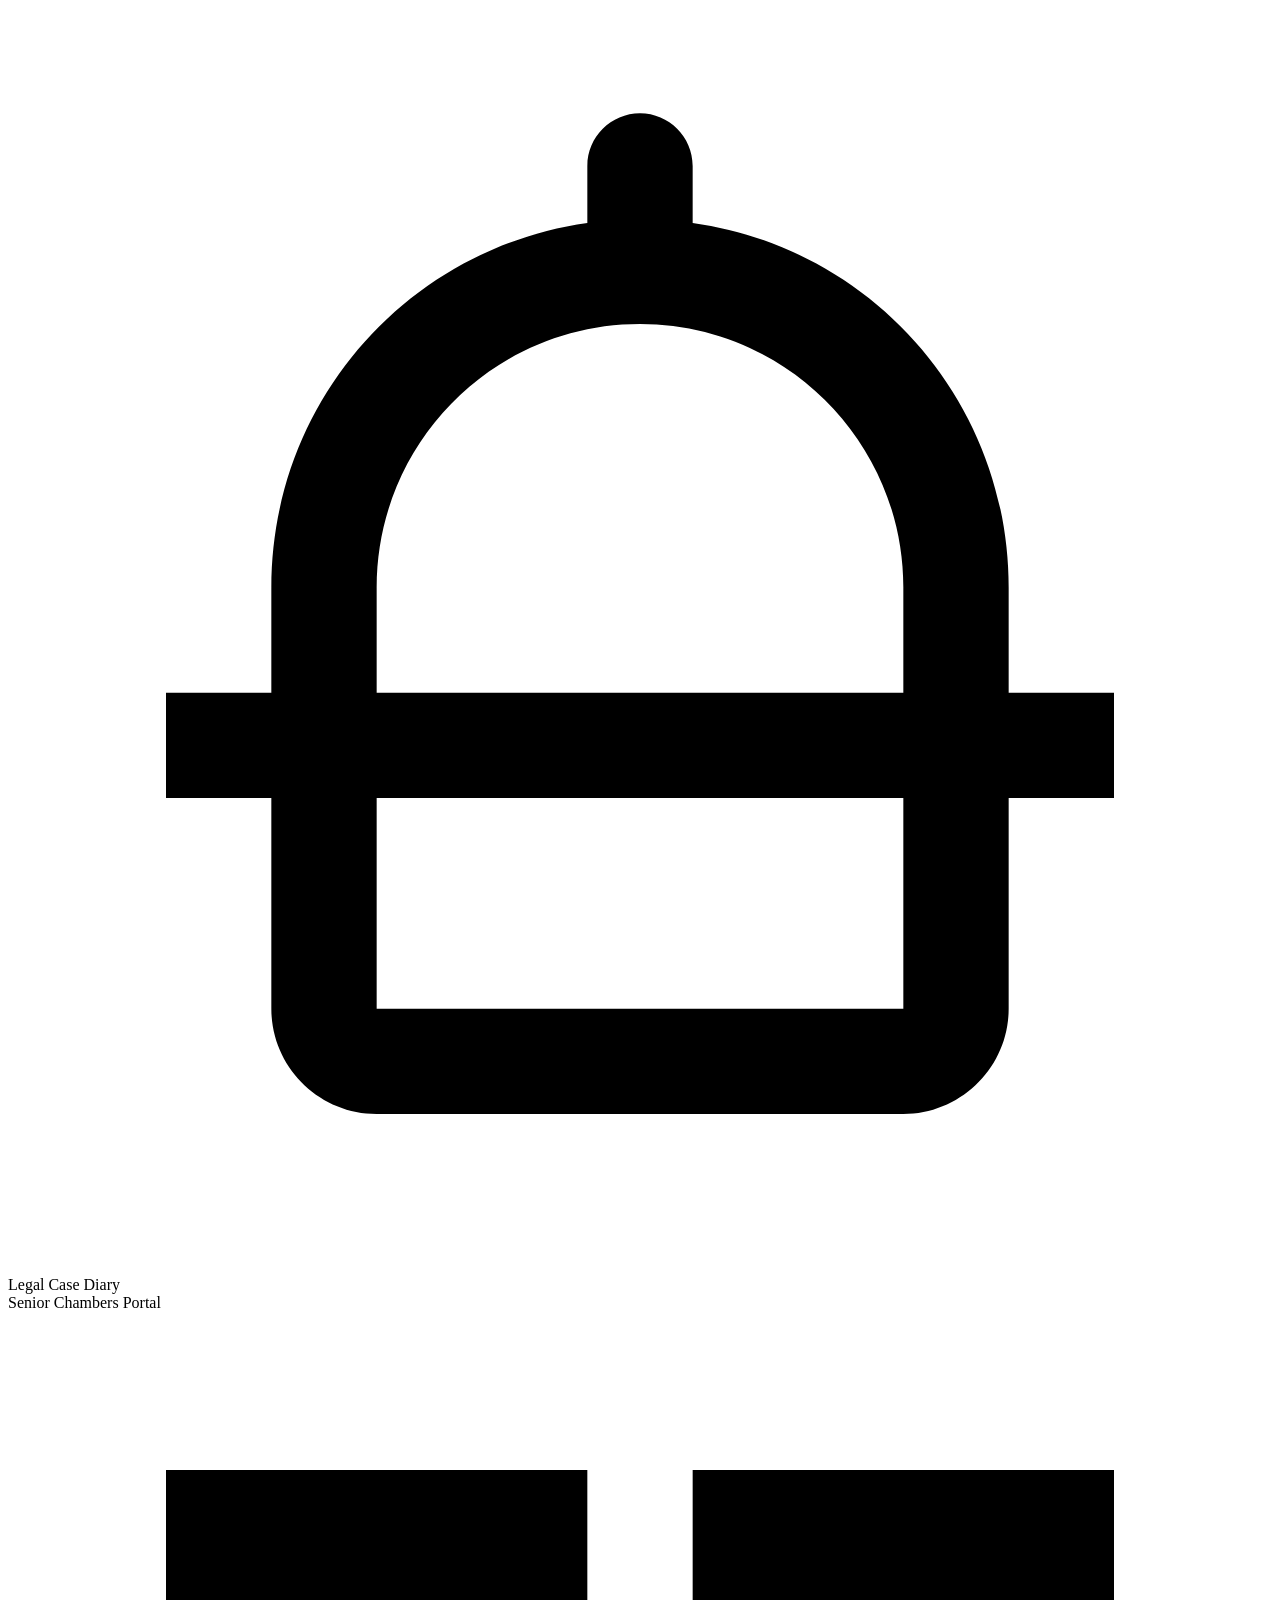
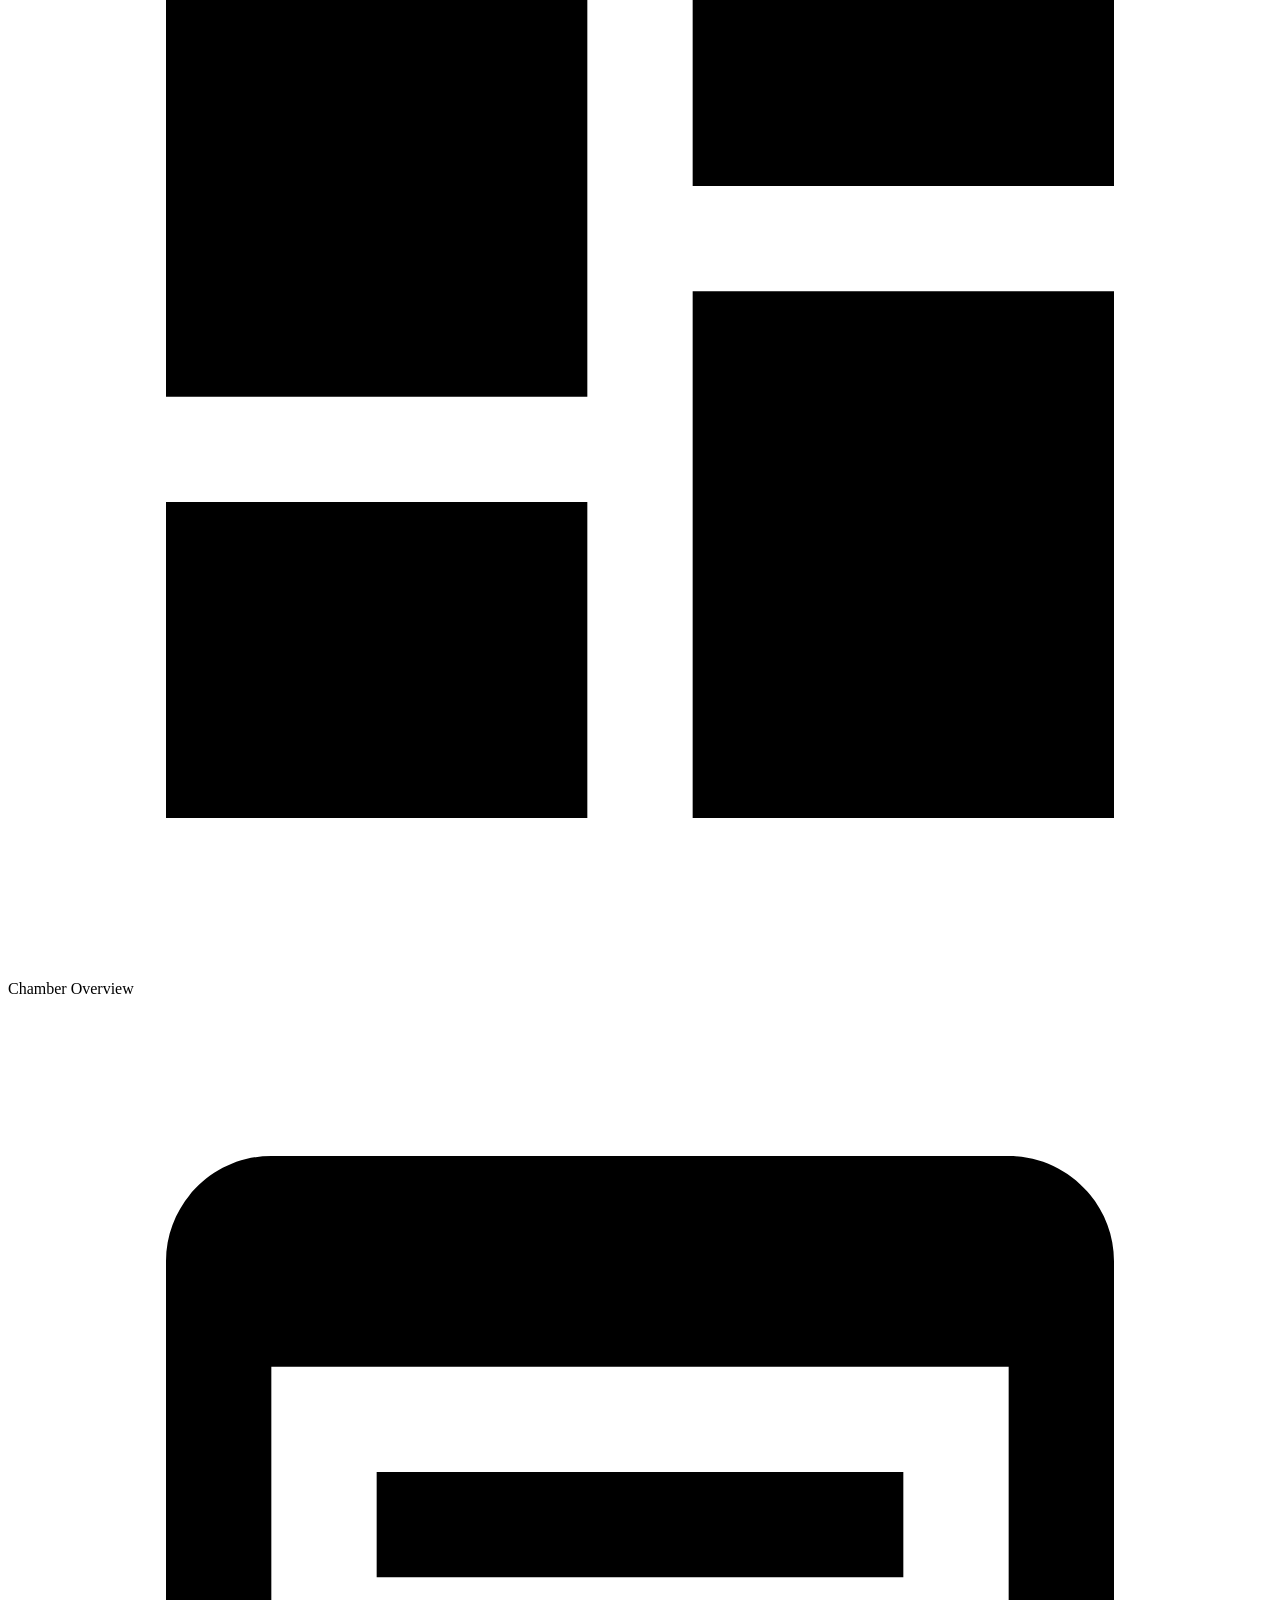
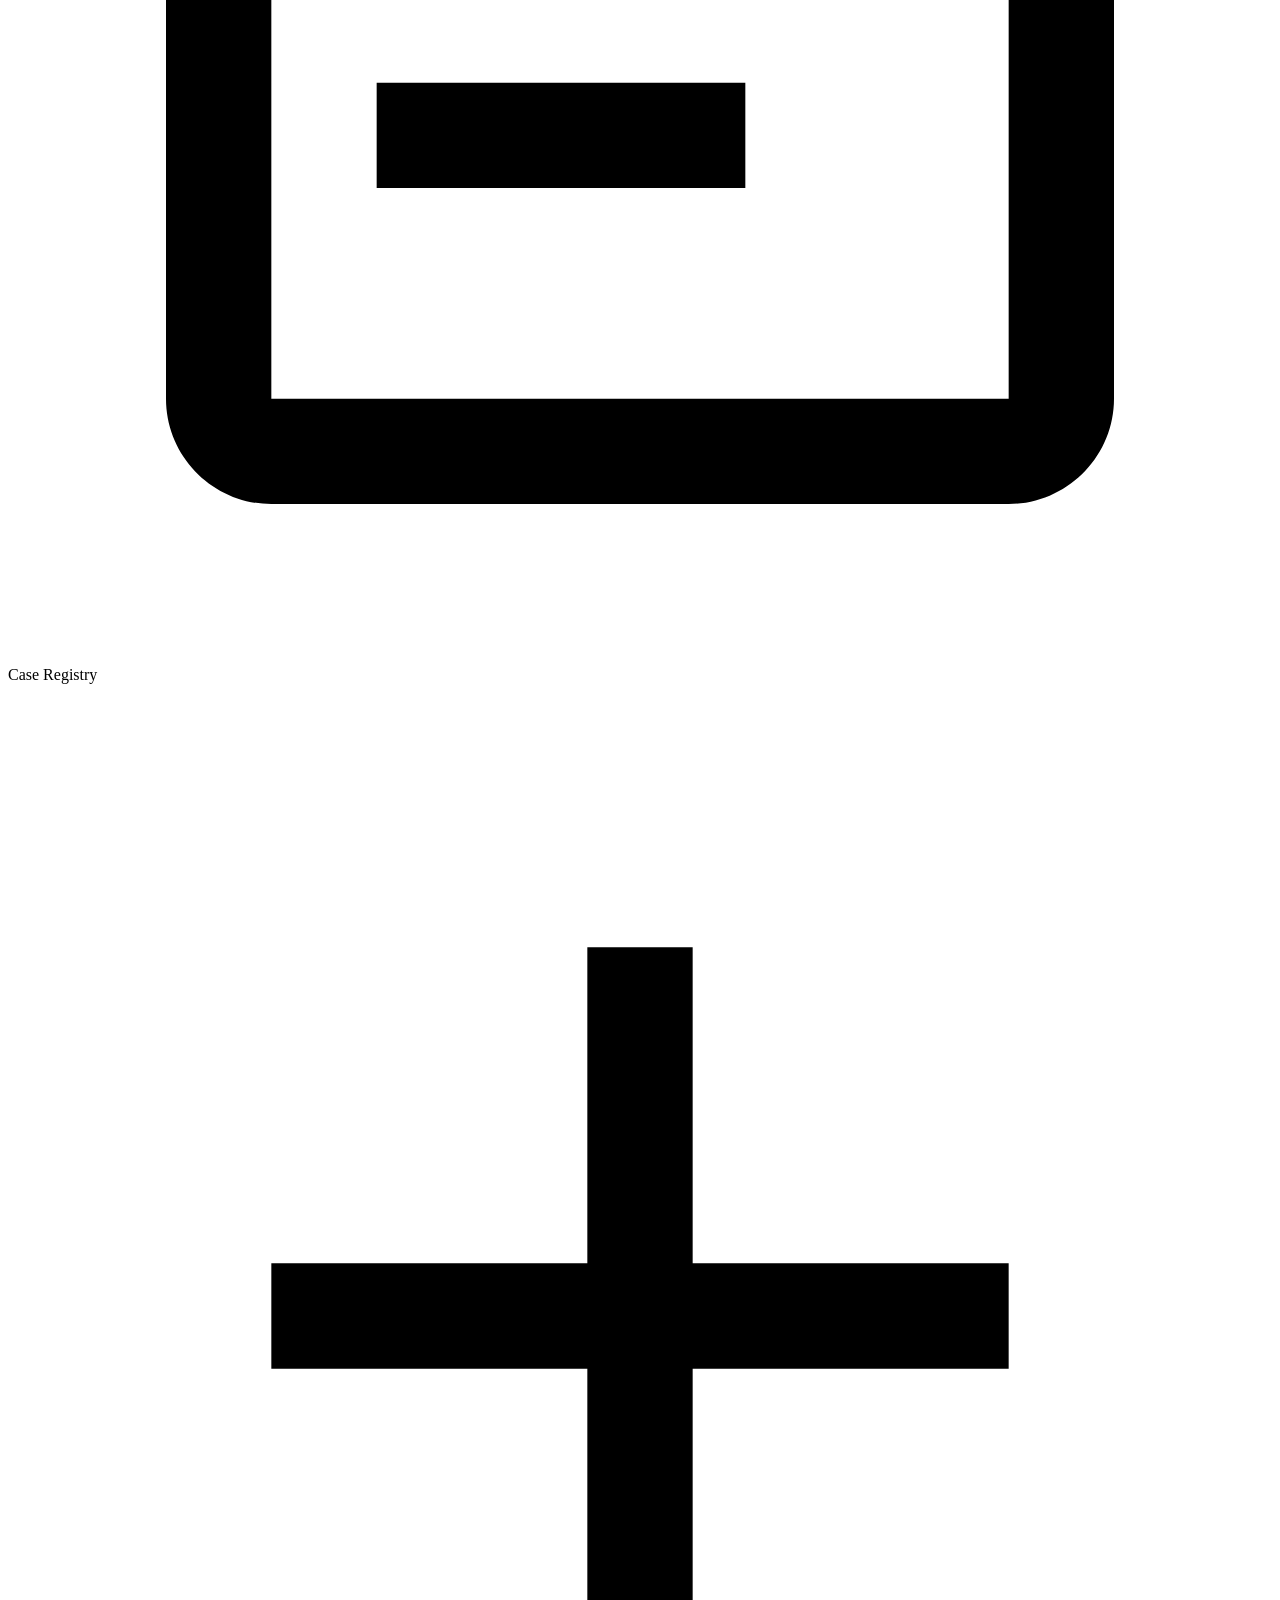
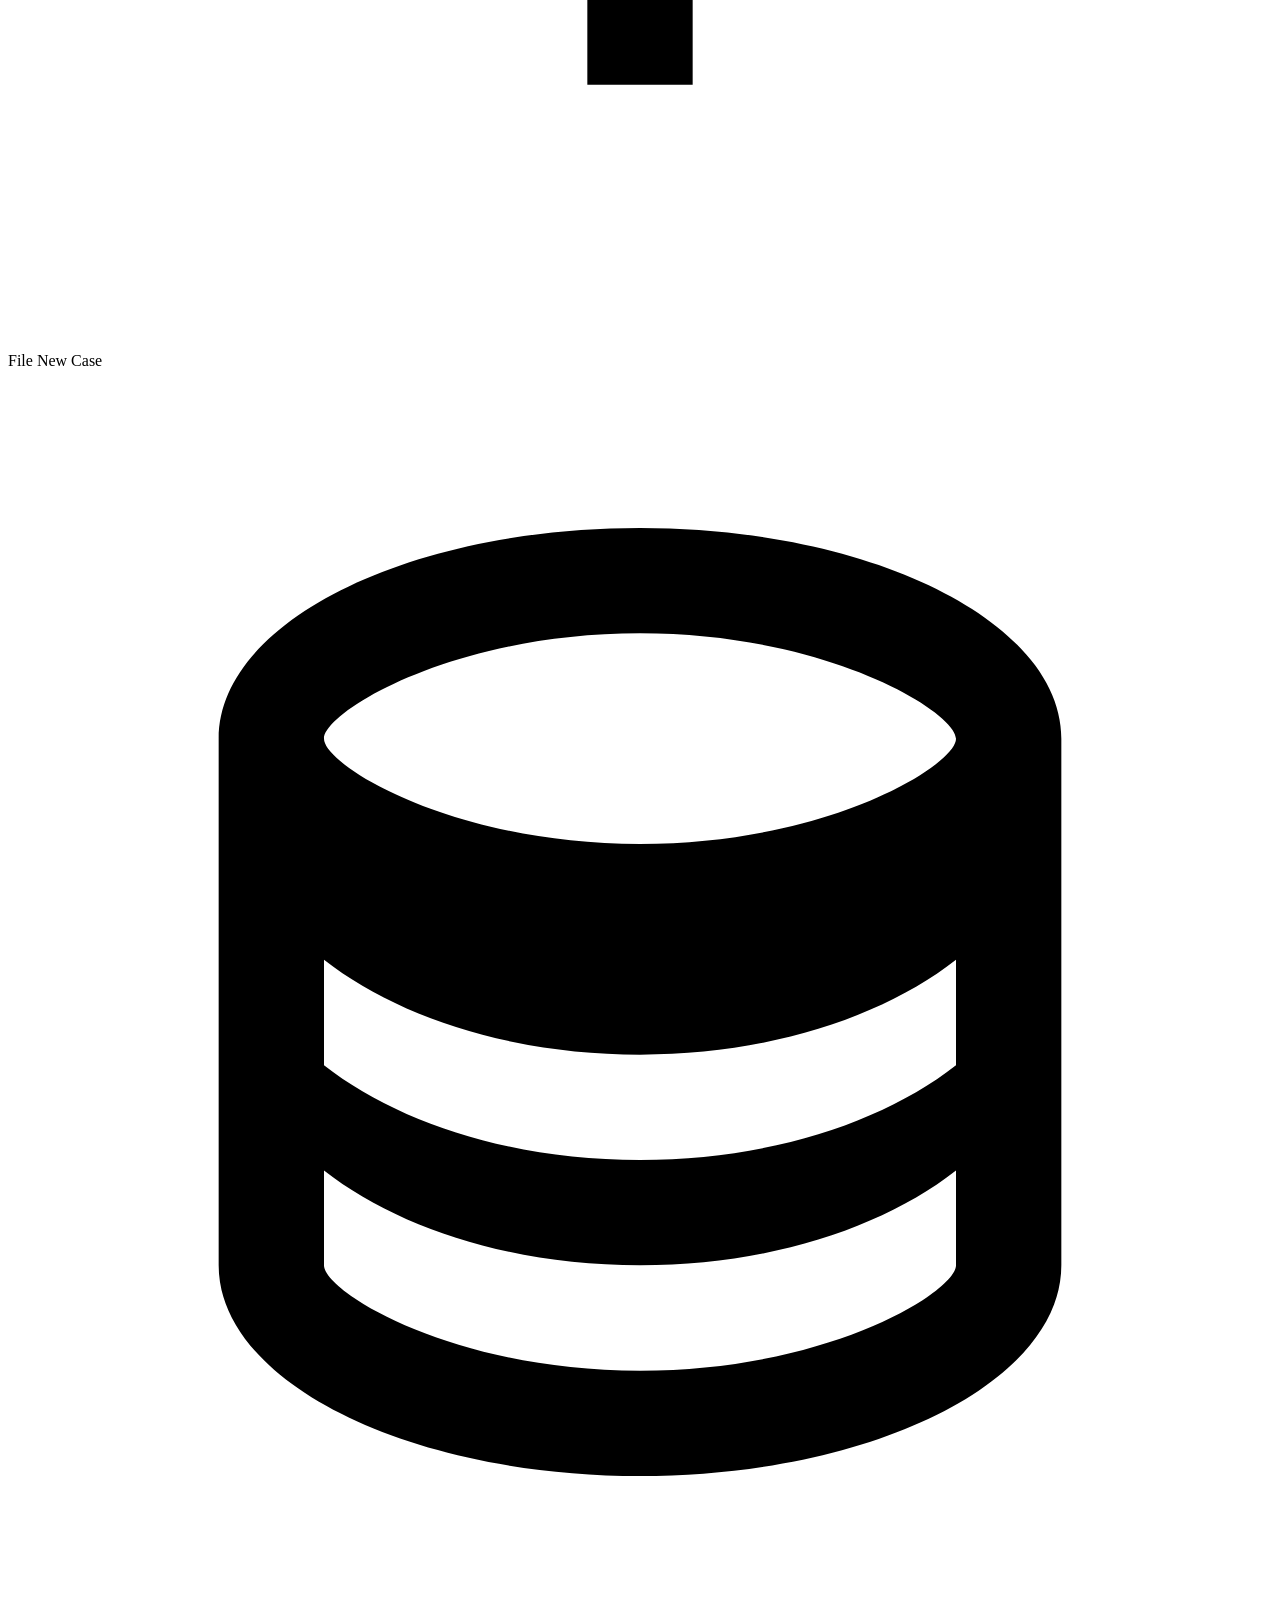
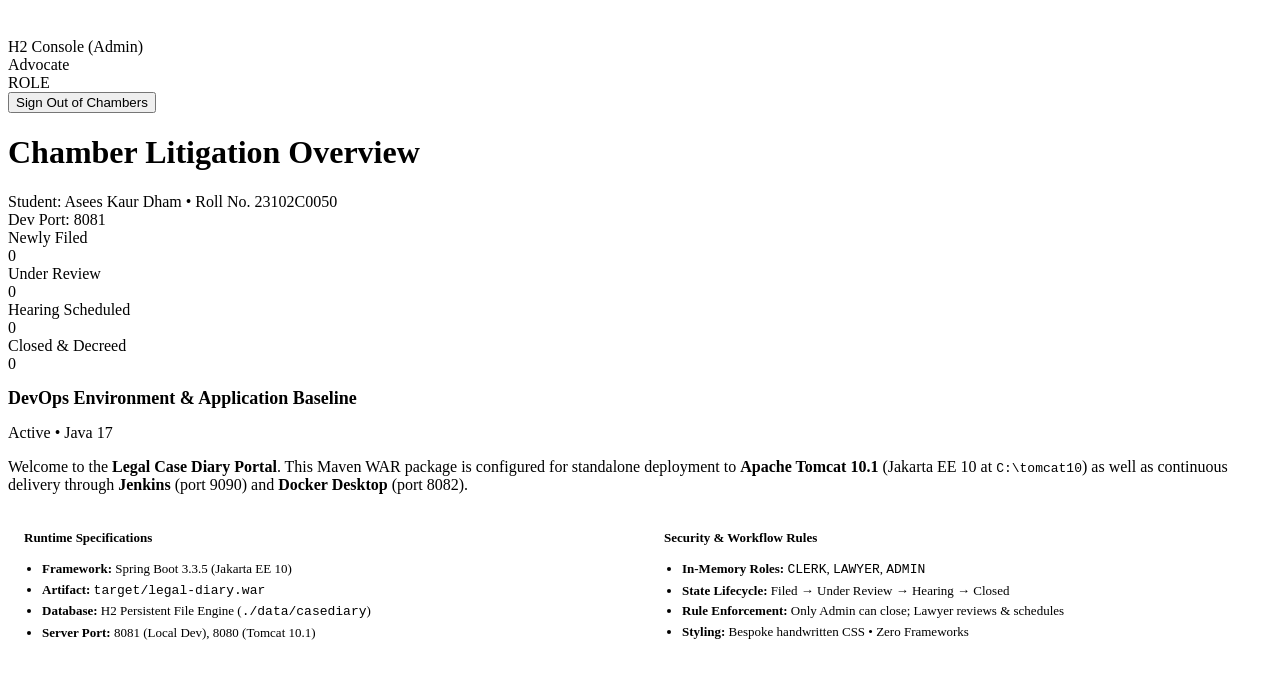
<file: src/main/resources/templates/index.html>
<!DOCTYPE html>
<html xmlns:th="http://www.thymeleaf.org"
      xmlns:sec="http://www.thymeleaf.org/extras/spring-security" lang="en">
<head>
    <meta charset="UTF-8">
    <meta name="viewport" content="width=device-width, initial-scale=1.0">
    <title>Chamber Dashboard &bull; Legal Case Diary Portal</title>
    <link rel="stylesheet" th:href="@{/css/styles.css}">
</head>
<body>

<div class="app-layout">
    <!-- Left Navigation Sidebar -->
    <aside class="app-sidebar">
        <div class="sidebar-header">
            <div class="brand-emblem">
                <svg class="brand-svg-icon" viewBox="0 0 24 24">
                    <path d="M12 2C11.45 2 11 2.45 11 3V4.08C7.59 4.56 5 7.47 5 11V13H3V15H5V19C5 20.1 5.9 21 7 21H17C18.1 21 19 20.1 19 19V15H21V13H19V11C19 7.47 16.41 4.56 13 4.08V3C13 2.45 12.55 2 12 2ZM7 11C7 8.24 9.24 6 12 6C14.76 6 17 8.24 17 11V13H7V11ZM7 15H17V19H7V15Z"/>
                </svg>
                <div>
                    <div class="brand-title">Legal Case Diary</div>
                    <div class="brand-subtext">Senior Chambers Portal</div>
                </div>
            </div>
        </div>

        <nav class="sidebar-nav">
            <a th:href="@{/}" class="nav-link active">
                <svg viewBox="0 0 24 24"><path d="M3 13H11V3H3V13ZM3 21H11V15H3V21ZM13 21H21V11H13V21ZM13 3V9H21V3H13Z"/></svg>
                <span>Chamber Overview</span>
            </a>
            <a th:href="@{/cases}" class="nav-link">
                <svg viewBox="0 0 24 24"><path d="M19 3H5C3.9 3 3 3.9 3 5V19C3 20.1 3.9 21 5 21H19C20.1 21 21 20.1 21 19V5C21 3.9 20.1 3 19 3ZM19 19H5V7H19V19ZM7 9H17V11H7V9ZM7 13H14V15H7V13Z"/></svg>
                <span>Case Registry</span>
            </a>
            <a th:href="@{/cases/new}" class="nav-link" sec:authorize="hasAnyRole('CLERK', 'ADMIN')">
                <svg viewBox="0 0 24 24"><path d="M19 13H13V19H11V13H5V11H11V5H13V11H19V13Z"/></svg>
                <span>File New Case</span>
            </a>
            <a th:href="@{/h2-console}" target="_blank" class="nav-link" sec:authorize="hasRole('ADMIN')">
                <svg viewBox="0 0 24 24"><path d="M12 3C7.58 3 4 4.79 4 7V17C4 19.21 7.59 21 12 21C16.41 21 20 19.21 20 17V7C20 4.79 16.42 3 12 3ZM18 17C18 17.5 15.58 19 12 19C8.42 19 6 17.5 6 17V15.2C7.38 16.28 9.54 17 12 17C14.46 17 16.62 16.28 18 15.2V17ZM18 13.2C16.62 14.28 14.46 15 12 15C9.54 15 7.38 14.28 6 13.2V11.2C7.38 12.28 9.54 13 12 13C14.46 13 16.62 12.28 18 11.2V13.2ZM12 5C15.58 5 18 6.5 18 7C18 7.5 15.58 9 12 9C8.42 9 6 7.5 6 7C6 6.5 8.42 5 12 5Z"/></svg>
                <span>H2 Console (Admin)</span>
            </a>
        </nav>

        <div class="sidebar-footer">
            <div class="user-badge" sec:authorize="isAuthenticated()">
                <div class="user-identity" sec:authentication="name">Advocate</div>
                <div class="user-role-pill" sec:authentication="principal.authorities[0]">ROLE</div>
            </div>
            <form th:action="@{/logout}" method="post">
                <input type="hidden" th:name="${_csrf.parameterName}" th:value="${_csrf.token}"/>
                <button type="submit" class="btn-sidebar-logout">Sign Out of Chambers</button>
            </form>
        </div>
    </aside>

    <!-- Main Workspace -->
    <main class="app-main">
        <header class="top-bar">
            <div>
                <h1 class="serif-heading top-title">Chamber Litigation Overview</h1>
                <div class="top-subtitle">Student: Asees Kaur Dham &bull; Roll No. 23102C0050</div>
            </div>
            <div>
                <span class="status-pill status-review">Dev Port: 8081</span>
            </div>
        </header>

        <div class="main-content">
            <!-- Metric Cards Row -->
            <div class="stats-grid">
                <div class="stat-card filed">
                    <div class="stat-label">Newly Filed</div>
                    <div class="stat-count">0</div>
                </div>
                <div class="stat-card review">
                    <div class="stat-label">Under Review</div>
                    <div class="stat-count">0</div>
                </div>
                <div class="stat-card hearing">
                    <div class="stat-label">Hearing Scheduled</div>
                    <div class="stat-count">0</div>
                </div>
                <div class="stat-card closed">
                    <div class="stat-label">Closed &amp; Decreed</div>
                    <div class="stat-count">0</div>
                </div>
            </div>

            <!-- Main Status Card -->
            <div class="card">
                <div class="card-header-styled">
                    <h2 class="serif-heading" style="font-size: 18px;">DevOps Environment &amp; Application Baseline</h2>
                    <span class="status-pill status-closed">Active &bull; Java 17</span>
                </div>
                <p style="color: var(--text-muted); margin-bottom: 16px;">
                    Welcome to the <strong>Legal Case Diary Portal</strong>. This Maven WAR package is configured for standalone deployment to 
                    <strong>Apache Tomcat 10.1</strong> (Jakarta EE 10 at <code>C:\tomcat10</code>) as well as continuous delivery through 
                    <strong>Jenkins</strong> (port 9090) and <strong>Docker Desktop</strong> (port 8082).
                </p>

                <div style="display: grid; grid-template-columns: repeat(auto-fit, minmax(280px, 1fr)); gap: 16px; margin-top: 20px;">
                    <div style="padding: 16px; background-color: var(--bg-card-subtle); border: 1px solid var(--border-editorial); border-radius: 3px;">
                        <div style="font-weight: 600; font-size: 13px; color: var(--text-ink-navy); margin-bottom: 6px;">Runtime Specifications</div>
                        <ul style="font-size: 13px; color: var(--text-muted); padding-left: 18px; line-height: 1.6;">
                            <li><strong>Framework:</strong> Spring Boot 3.3.5 (Jakarta EE 10)</li>
                            <li><strong>Artifact:</strong> <code>target/legal-diary.war</code></li>
                            <li><strong>Database:</strong> H2 Persistent File Engine (<code>./data/casediary</code>)</li>
                            <li><strong>Server Port:</strong> 8081 (Local Dev), 8080 (Tomcat 10.1)</li>
                        </ul>
                    </div>

                    <div style="padding: 16px; background-color: var(--bg-card-subtle); border: 1px solid var(--border-editorial); border-radius: 3px;">
                        <div style="font-weight: 600; font-size: 13px; color: var(--text-ink-navy); margin-bottom: 6px;">Security &amp; Workflow Rules</div>
                        <ul style="font-size: 13px; color: var(--text-muted); padding-left: 18px; line-height: 1.6;">
                            <li><strong>In-Memory Roles:</strong> <code>CLERK</code>, <code>LAWYER</code>, <code>ADMIN</code></li>
                            <li><strong>State Lifecycle:</strong> Filed &rarr; Under Review &rarr; Hearing &rarr; Closed</li>
                            <li><strong>Rule Enforcement:</strong> Only Admin can close; Lawyer reviews &amp; schedules</li>
                            <li><strong>Styling:</strong> Bespoke handwritten CSS &bull; Zero Frameworks</li>
                        </ul>
                    </div>
                </div>
            </div>
        </div>
    </main>
</div>

</body>
</html>
</file>
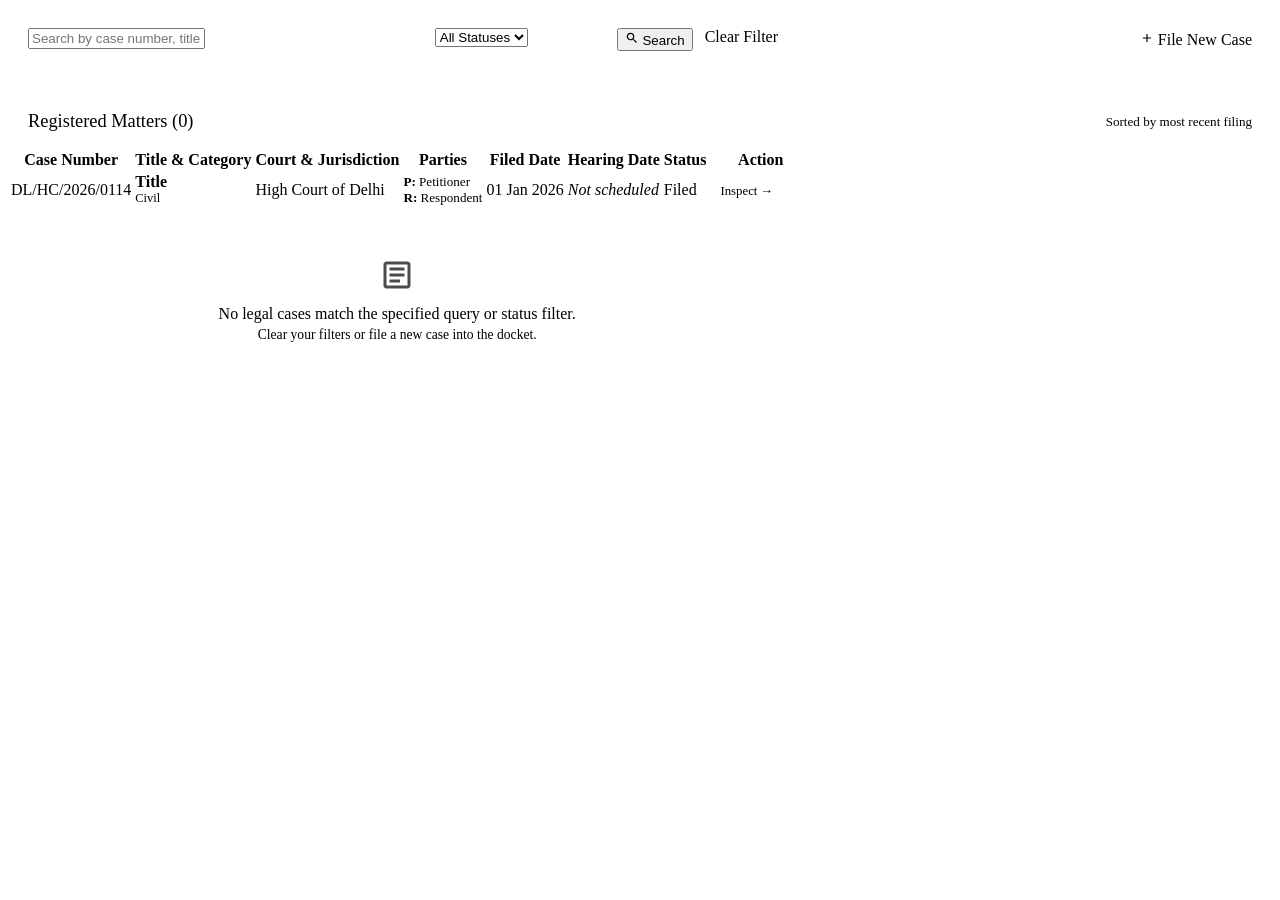
<file: src/main/resources/templates/cases.html>
<!DOCTYPE html>
<html xmlns:th="http://www.thymeleaf.org" xmlns:sec="http://www.thymeleaf.org/extras/spring-security" lang="en">
<head th:replace="~{fragments/layout :: head('Case Registry')}"></head>
<body>

<div class="app-layout">
    <!-- Left Sidebar -->
    <div th:replace="~{fragments/layout :: sidebar(${activeNav})}"></div>

    <!-- Main Content -->
    <main class="main-content">
        <header th:replace="~{fragments/layout :: header('Legal Case Registry', 'Official Docket of Court Pleadings and Chamber Proceedings')}"></header>

        <!-- Flash Alerts -->
        <div th:replace="~{fragments/layout :: alerts}"></div>

        <!-- Registry Action & Filter Bar -->
        <div class="card" style="margin-bottom: 24px; padding: 20px;">
            <div style="display: flex; justify-content: space-between; align-items: center; flex-wrap: wrap; gap: 16px;">
                <form th:action="@{/cases}" method="get" class="search-form" style="display: flex; gap: 12px; flex-grow: 1; max-width: 750px; flex-wrap: wrap;">
                    <div style="flex-grow: 1; min-width: 220px;">
                        <input type="text" name="query" th:value="${searchQuery}" class="form-control"
                               placeholder="Search by case number, title, court, or party name...">
                    </div>
                    <div style="min-width: 170px;">
                        <select name="status" class="form-control">
                            <option value="">All Statuses</option>
                            <option th:each="st : ${caseStatuses}"
                                    th:value="${st}"
                                    th:text="${st.displayName}"
                                    th:selected="${st == selectedStatus}">Filed</option>
                        </select>
                    </div>
                    <button type="submit" class="btn btn-primary">
                        <svg style="width: 14px; height: 14px; fill: currentColor;" viewBox="0 0 24 24">
                            <path d="M15.5 14H14.71L14.43 13.73C15.41 12.59 16 11.11 16 9.5C16 5.91 13.09 3 9.5 3C5.91 3 3 5.91 3 9.5C3 13.09 5.91 16 9.5 16C11.11 16 12.59 15.41 13.73 14.43L14 14.71V15.5L19 20.49L20.49 19L15.5 14ZM9.5 14C7.01 14 5 11.99 5 9.5C5 7.01 7.01 5 9.5 5C11.99 5 14 7.01 14 9.5C14 11.99 11.99 14 9.5 14Z"/>
                        </svg>
                        Search
                    </button>
                    <a th:if="${searchQuery != null or selectedStatus != null}" th:href="@{/cases}" class="btn btn-outline">
                        Clear Filter
                    </a>
                </form>

                <div th:if="${canCreate}">
                    <a th:href="@{/cases/new}" class="btn btn-primary">
                        <svg style="width: 14px; height: 14px; fill: currentColor;" viewBox="0 0 24 24">
                            <path d="M19 13H13V19H11V13H5V11H11V5H13V11H19V13Z"/>
                        </svg>
                        File New Case
                    </a>
                </div>
            </div>
        </div>

        <!-- Cases Table -->
        <div class="card" style="padding: 0; overflow: hidden;">
            <div class="card-header" style="display: flex; justify-content: space-between; align-items: center; padding: 16px 20px; border-bottom: 1px solid var(--border-color);">
                <div class="card-title serif-heading" style="font-size: 1.15rem; margin: 0;">
                    Registered Matters (<span th:text="${cases.size()}">0</span>)
                </div>
                <div style="font-size: 0.82rem; color: var(--text-muted);">
                    Sorted by most recent filing
                </div>
            </div>

            <div style="overflow-x: auto;">
                <table class="data-table">
                    <thead>
                        <tr>
                            <th>Case Number</th>
                            <th>Title &amp; Category</th>
                            <th>Court &amp; Jurisdiction</th>
                            <th>Parties</th>
                            <th>Filed Date</th>
                            <th>Hearing Date</th>
                            <th>Status</th>
                            <th style="text-align: right;">Action</th>
                        </tr>
                    </thead>
                    <tbody>
                        <tr th:each="c : ${cases}">
                            <td>
                                <a th:href="@{/cases/{id}(id=${c.id})}" class="case-number-link" th:text="${c.caseNumber}">
                                    DL/HC/2026/0114
                                </a>
                            </td>
                            <td>
                                <div style="font-weight: 600; color: var(--ink-navy);" th:text="${c.title}">Title</div>
                                <div style="font-size: 0.78rem; color: var(--text-muted);" th:text="${c.caseType.displayName}">Civil</div>
                            </td>
                            <td th:text="${c.courtName}">High Court of Delhi</td>
                            <td>
                                <div style="font-size: 0.82rem;"><span style="color: var(--brass-gold); font-weight: 600;">P:</span> <span th:text="${c.petitionerName}">Petitioner</span></div>
                                <div style="font-size: 0.82rem;"><span style="color: var(--oxblood-red); font-weight: 600;">R:</span> <span th:text="${c.respondentName}">Respondent</span></div>
                            </td>
                            <td th:text="${#temporals.format(c.filedDate, 'dd MMM yyyy')}">01 Jan 2026</td>
                            <td>
                                <span th:if="${c.hearingDate != null}" th:text="${#temporals.format(c.hearingDate, 'dd MMM yyyy')}" style="font-weight: 500;"></span>
                                <span th:if="${c.hearingDate == null}" style="color: var(--text-muted); font-style: italic;">Not scheduled</span>
                            </td>
                            <td>
                                <span class="status-pill" th:classappend="${c.status.badgeClass}" th:text="${c.status.displayName}">
                                    Filed
                                </span>
                            </td>
                            <td style="text-align: right;">
                                <a th:href="@{/cases/{id}(id=${c.id})}" class="btn btn-outline" style="padding: 4px 10px; font-size: 0.8rem;">
                                    Inspect &rarr;
                                </a>
                            </td>
                        </tr>
                        <tr th:if="${cases.empty}">
                            <td colspan="8" style="text-align: center; padding: 48px 20px; color: var(--text-muted);">
                                <svg style="width: 36px; height: 36px; fill: var(--brass-gold); margin-bottom: 8px; opacity: 0.7;" viewBox="0 0 24 24">
                                    <path d="M19 3H5C3.9 3 3 3.9 3 5V19C3 20.1 3.9 21 5 21H19C20.1 21 21 20.1 21 19V5C21 3.9 20.1 3 19 3ZM19 19H5V5H19V19ZM7 7H17V9H7V7ZM7 11H17V13H7V11ZM7 15H14V17H7V15Z"/>
                                </svg>
                                <div style="font-size: 1rem; font-weight: 500;">No legal cases match the specified query or status filter.</div>
                                <div style="font-size: 0.85rem; margin-top: 4px;">Clear your filters or file a new case into the docket.</div>
                            </td>
                        </tr>
                    </tbody>
                </table>
            </div>
        </div>
    </main>
</div>

</body>
</html>
</file>
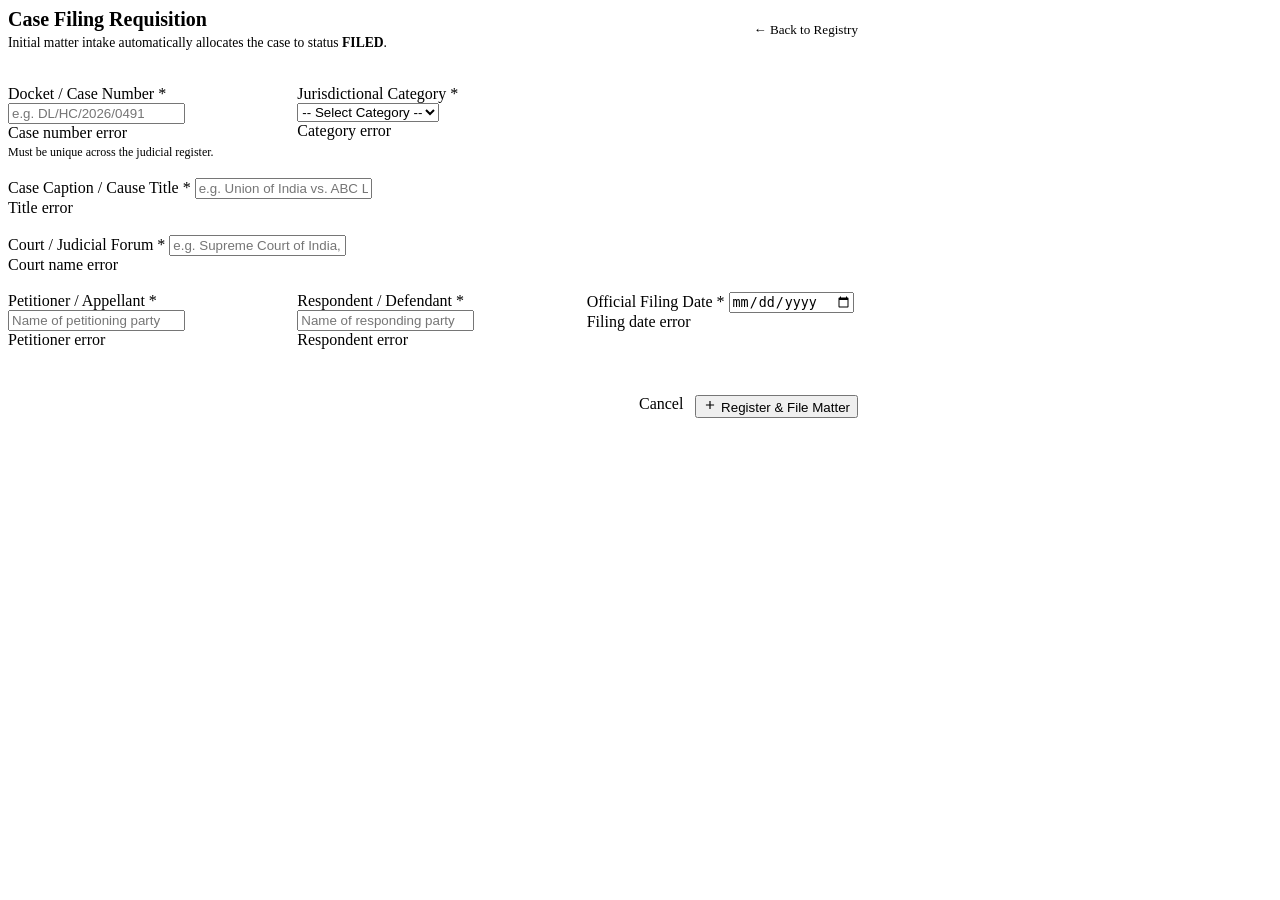
<file: src/main/resources/templates/create.html>
<!DOCTYPE html>
<html xmlns:th="http://www.thymeleaf.org" xmlns:sec="http://www.thymeleaf.org/extras/spring-security" lang="en">
<head th:replace="~{fragments/layout :: head('File New Case')}"></head>
<body>

<div class="app-layout">
    <!-- Left Sidebar -->
    <div th:replace="~{fragments/layout :: sidebar(${activeNav})}"></div>

    <!-- Main Content -->
    <main class="main-content">
        <header th:replace="~{fragments/layout :: header('Register Legal Matter', 'Formal Intake of Case Docket into Chamber Registry')}"></header>

        <!-- Flash Alerts -->
        <div th:replace="~{fragments/layout :: alerts}"></div>

        <div style="max-width: 850px;">
            <div class="card">
                <div class="card-header" style="border-bottom: 1px solid var(--border-color); padding-bottom: 14px; margin-bottom: 20px;">
                    <div style="display: flex; justify-content: space-between; align-items: center;">
                        <div>
                            <h2 class="serif-heading" style="font-size: 1.25rem; margin: 0;">Case Filing Requisition</h2>
                            <p style="font-size: 0.85rem; color: var(--text-muted); margin: 4px 0 0 0;">
                                Initial matter intake automatically allocates the case to status <strong>FILED</strong>.
                            </p>
                        </div>
                        <a th:href="@{/cases}" class="btn btn-outline" style="font-size: 0.82rem;">
                            &larr; Back to Registry
                        </a>
                    </div>
                </div>

                <form th:action="@{/cases}" th:object="${legalCase}" method="post">
                    <!-- CSRF Token -->
                    <input type="hidden" th:name="${_csrf.parameterName}" th:value="${_csrf.token}"/>

                    <div style="display: grid; grid-template-columns: repeat(auto-fit, minmax(260px, 1fr)); gap: 18px;">
                        <!-- Case Number -->
                        <div class="form-group">
                            <label for="caseNumber" class="form-label">Docket / Case Number *</label>
                            <input type="text" id="caseNumber" th:field="*{caseNumber}" class="form-control"
                                   placeholder="e.g. DL/HC/2026/0491" required>
                            <div th:if="${#fields.hasErrors('caseNumber')}" class="form-error" th:errors="*{caseNumber}">
                                Case number error
                            </div>
                            <small style="color: var(--text-muted); font-size: 0.75rem;">Must be unique across the judicial register.</small>
                        </div>

                        <!-- Case Category / Type -->
                        <div class="form-group">
                            <label for="caseType" class="form-label">Jurisdictional Category *</label>
                            <select id="caseType" th:field="*{caseType}" class="form-control" required>
                                <option value="">-- Select Category --</option>
                                <option th:each="type : ${caseTypes}" th:value="${type}" th:text="${type.displayName}">Civil</option>
                            </select>
                            <div th:if="${#fields.hasErrors('caseType')}" class="form-error" th:errors="*{caseType}">
                                Category error
                            </div>
                        </div>

                        <!-- Case Title -->
                        <div class="form-group" style="grid-column: 1 / -1;">
                            <label for="title" class="form-label">Case Caption / Cause Title *</label>
                            <input type="text" id="title" th:field="*{title}" class="form-control"
                                   placeholder="e.g. Union of India vs. ABC Logistics Consortium" required>
                            <div th:if="${#fields.hasErrors('title')}" class="form-error" th:errors="*{title}">
                                Title error
                            </div>
                        </div>

                        <!-- Court Name -->
                        <div class="form-group" style="grid-column: 1 / -1;">
                            <label for="courtName" class="form-label">Court / Judicial Forum *</label>
                            <input type="text" id="courtName" th:field="*{courtName}" class="form-control"
                                   placeholder="e.g. Supreme Court of India, Courtroom 1" required>
                            <div th:if="${#fields.hasErrors('courtName')}" class="form-error" th:errors="*{courtName}">
                                Court name error
                            </div>
                        </div>

                        <!-- Petitioner -->
                        <div class="form-group">
                            <label for="petitionerName" class="form-label">Petitioner / Appellant *</label>
                            <input type="text" id="petitionerName" th:field="*{petitionerName}" class="form-control"
                                   placeholder="Name of petitioning party" required>
                            <div th:if="${#fields.hasErrors('petitionerName')}" class="form-error" th:errors="*{petitionerName}">
                                Petitioner error
                            </div>
                        </div>

                        <!-- Respondent -->
                        <div class="form-group">
                            <label for="respondentName" class="form-label">Respondent / Defendant *</label>
                            <input type="text" id="respondentName" th:field="*{respondentName}" class="form-control"
                                   placeholder="Name of responding party" required>
                            <div th:if="${#fields.hasErrors('respondentName')}" class="form-error" th:errors="*{respondentName}">
                                Respondent error
                            </div>
                        </div>

                        <!-- Filed Date -->
                        <div class="form-group">
                            <label for="filedDate" class="form-label">Official Filing Date *</label>
                            <input type="date" id="filedDate" th:field="*{filedDate}" class="form-control" required>
                            <div th:if="${#fields.hasErrors('filedDate')}" class="form-error" th:errors="*{filedDate}">
                                Filing date error
                            </div>
                        </div>
                    </div>

                    <div style="margin-top: 28px; padding-top: 18px; border-top: 1px solid var(--border-color); display: flex; justify-content: flex-end; gap: 12px;">
                        <a th:href="@{/cases}" class="btn btn-outline">Cancel</a>
                        <button type="submit" class="btn btn-primary">
                            <svg style="width: 14px; height: 14px; fill: currentColor;" viewBox="0 0 24 24">
                                <path d="M19 13H13V19H11V13H5V11H11V5H13V11H19V13Z"/>
                            </svg>
                            Register &amp; File Matter
                        </button>
                    </div>
                </form>
            </div>
        </div>
    </main>
</div>

</body>
</html>
</file>
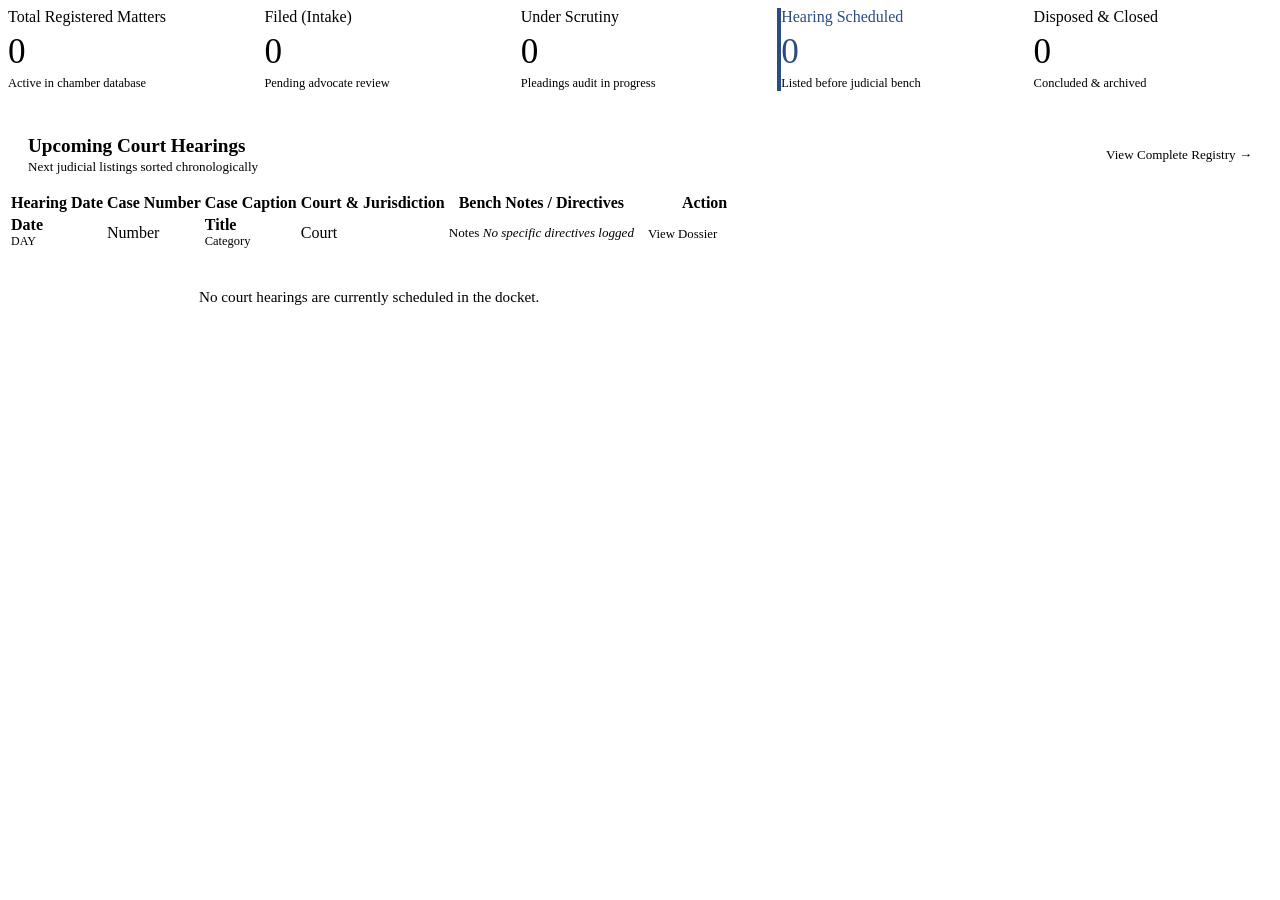
<file: src/main/resources/templates/dashboard.html>
<!DOCTYPE html>
<html xmlns:th="http://www.thymeleaf.org" xmlns:sec="http://www.thymeleaf.org/extras/spring-security" lang="en">
<head th:replace="~{fragments/layout :: head('Dashboard')}"></head>
<body>

<div class="app-layout">
    <!-- Left Sidebar -->
    <div th:replace="~{fragments/layout :: sidebar(${activeNav})}"></div>

    <!-- Main Content -->
    <main class="main-content">
        <header th:replace="~{fragments/layout :: header('Chamber Dashboard', 'Executive Overview & Hearing Calendar')}"></header>

        <!-- Flash Alerts -->
        <div th:replace="~{fragments/layout :: alerts}"></div>

        <!-- Metric Summary Cards -->
        <div class="metric-grid" style="display: grid; grid-template-columns: repeat(auto-fit, minmax(210px, 1fr)); gap: 18px; margin-bottom: 28px;">
            <!-- Total Cases -->
            <div class="card metric-card" style="border-left: 4px solid var(--ink-navy);">
                <div class="metric-label">Total Registered Matters</div>
                <div class="metric-value serif-heading" style="font-size: 2.2rem; color: var(--ink-navy); margin-top: 6px;" th:text="${totalCases}">0</div>
                <div style="font-size: 0.78rem; color: var(--text-muted); margin-top: 4px;">Active in chamber database</div>
            </div>

            <!-- Filed -->
            <div class="card metric-card" style="border-left: 4px solid var(--sage-green);">
                <div class="metric-label" style="color: var(--sage-green);">Filed (Intake)</div>
                <div class="metric-value serif-heading" style="font-size: 2.2rem; color: var(--sage-green); margin-top: 6px;"
                     th:text="${counts.get(T(com.legal.diary.model.CaseStatus).FILED)}">0</div>
                <div style="font-size: 0.78rem; color: var(--text-muted); margin-top: 4px;">Pending advocate review</div>
            </div>

            <!-- Under Review -->
            <div class="card metric-card" style="border-left: 4px solid var(--brass-gold);">
                <div class="metric-label" style="color: var(--brass-gold);">Under Scrutiny</div>
                <div class="metric-value serif-heading" style="font-size: 2.2rem; color: var(--brass-gold); margin-top: 6px;"
                     th:text="${counts.get(T(com.legal.diary.model.CaseStatus).UNDER_REVIEW)}">0</div>
                <div style="font-size: 0.78rem; color: var(--text-muted); margin-top: 4px;">Pleadings audit in progress</div>
            </div>

            <!-- Hearing Scheduled -->
            <div class="card metric-card" style="border-left: 4px solid #2B4C7E;">
                <div class="metric-label" style="color: #2B4C7E;">Hearing Scheduled</div>
                <div class="metric-value serif-heading" style="font-size: 2.2rem; color: #2B4C7E; margin-top: 6px;"
                     th:text="${counts.get(T(com.legal.diary.model.CaseStatus).HEARING_SCHEDULED)}">0</div>
                <div style="font-size: 0.78rem; color: var(--text-muted); margin-top: 4px;">Listed before judicial bench</div>
            </div>

            <!-- Closed -->
            <div class="card metric-card" style="border-left: 4px solid var(--oxblood-red);">
                <div class="metric-label" style="color: var(--oxblood-red);">Disposed &amp; Closed</div>
                <div class="metric-value serif-heading" style="font-size: 2.2rem; color: var(--oxblood-red); margin-top: 6px;"
                     th:text="${counts.get(T(com.legal.diary.model.CaseStatus).CLOSED)}">0</div>
                <div style="font-size: 0.78rem; color: var(--text-muted); margin-top: 4px;">Concluded &amp; archived</div>
            </div>
        </div>

        <!-- Upcoming Hearings Section -->
        <div class="card" style="margin-bottom: 24px; padding: 0; overflow: hidden;">
            <div class="card-header" style="display: flex; justify-content: space-between; align-items: center; padding: 16px 20px; border-bottom: 1px solid var(--border-color);">
                <div>
                    <h2 class="serif-heading" style="font-size: 1.2rem; margin: 0;">Upcoming Court Hearings</h2>
                    <p style="font-size: 0.82rem; color: var(--text-muted); margin: 2px 0 0 0;">Next judicial listings sorted chronologically</p>
                </div>
                <a th:href="@{/cases}" class="btn btn-outline" style="font-size: 0.82rem;">
                    View Complete Registry &rarr;
                </a>
            </div>

            <div style="overflow-x: auto;">
                <table class="data-table">
                    <thead>
                        <tr>
                            <th>Hearing Date</th>
                            <th>Case Number</th>
                            <th>Case Caption</th>
                            <th>Court &amp; Jurisdiction</th>
                            <th>Bench Notes / Directives</th>
                            <th style="text-align: right;">Action</th>
                        </tr>
                    </thead>
                    <tbody>
                        <tr th:each="h : ${upcomingHearings}">
                            <td style="white-space: nowrap;">
                                <div style="font-weight: 700; color: var(--ink-navy);" th:text="${#temporals.format(h.hearingDate, 'dd MMM yyyy')}">Date</div>
                                <div style="font-size: 0.75rem; color: var(--brass-gold); text-transform: uppercase;" th:text="${#temporals.format(h.hearingDate, 'EEEE')}">Day</div>
                            </td>
                            <td>
                                <a th:href="@{/cases/{id}(id=${h.id})}" class="case-number-link" th:text="${h.caseNumber}">
                                    Number
                                </a>
                            </td>
                            <td>
                                <div style="font-weight: 600; color: var(--ink-navy);" th:text="${h.title}">Title</div>
                                <div style="font-size: 0.78rem; color: var(--text-muted);" th:text="${h.caseType.displayName}">Category</div>
                            </td>
                            <td th:text="${h.courtName}">Court</td>
                            <td style="font-size: 0.82rem; max-width: 280px; color: var(--text-dark);">
                                <span th:if="${h.hearingNotes != null and !h.hearingNotes.isEmpty()}" th:text="${h.hearingNotes}">Notes</span>
                                <span th:if="${h.hearingNotes == null or h.hearingNotes.isEmpty()}" style="color: var(--text-muted); font-style: italic;">No specific directives logged</span>
                            </td>
                            <td style="text-align: right;">
                                <a th:href="@{/cases/{id}(id=${h.id})}" class="btn btn-outline" style="padding: 4px 10px; font-size: 0.8rem;">
                                    View Dossier
                                </a>
                            </td>
                        </tr>
                        <tr th:if="${upcomingHearings.empty}">
                            <td colspan="6" style="text-align: center; padding: 36px 20px; color: var(--text-muted);">
                                <div style="font-size: 0.95rem;">No court hearings are currently scheduled in the docket.</div>
                            </td>
                        </tr>
                    </tbody>
                </table>
            </div>
        </div>
    </main>
</div>

</body>
</html>
</file>
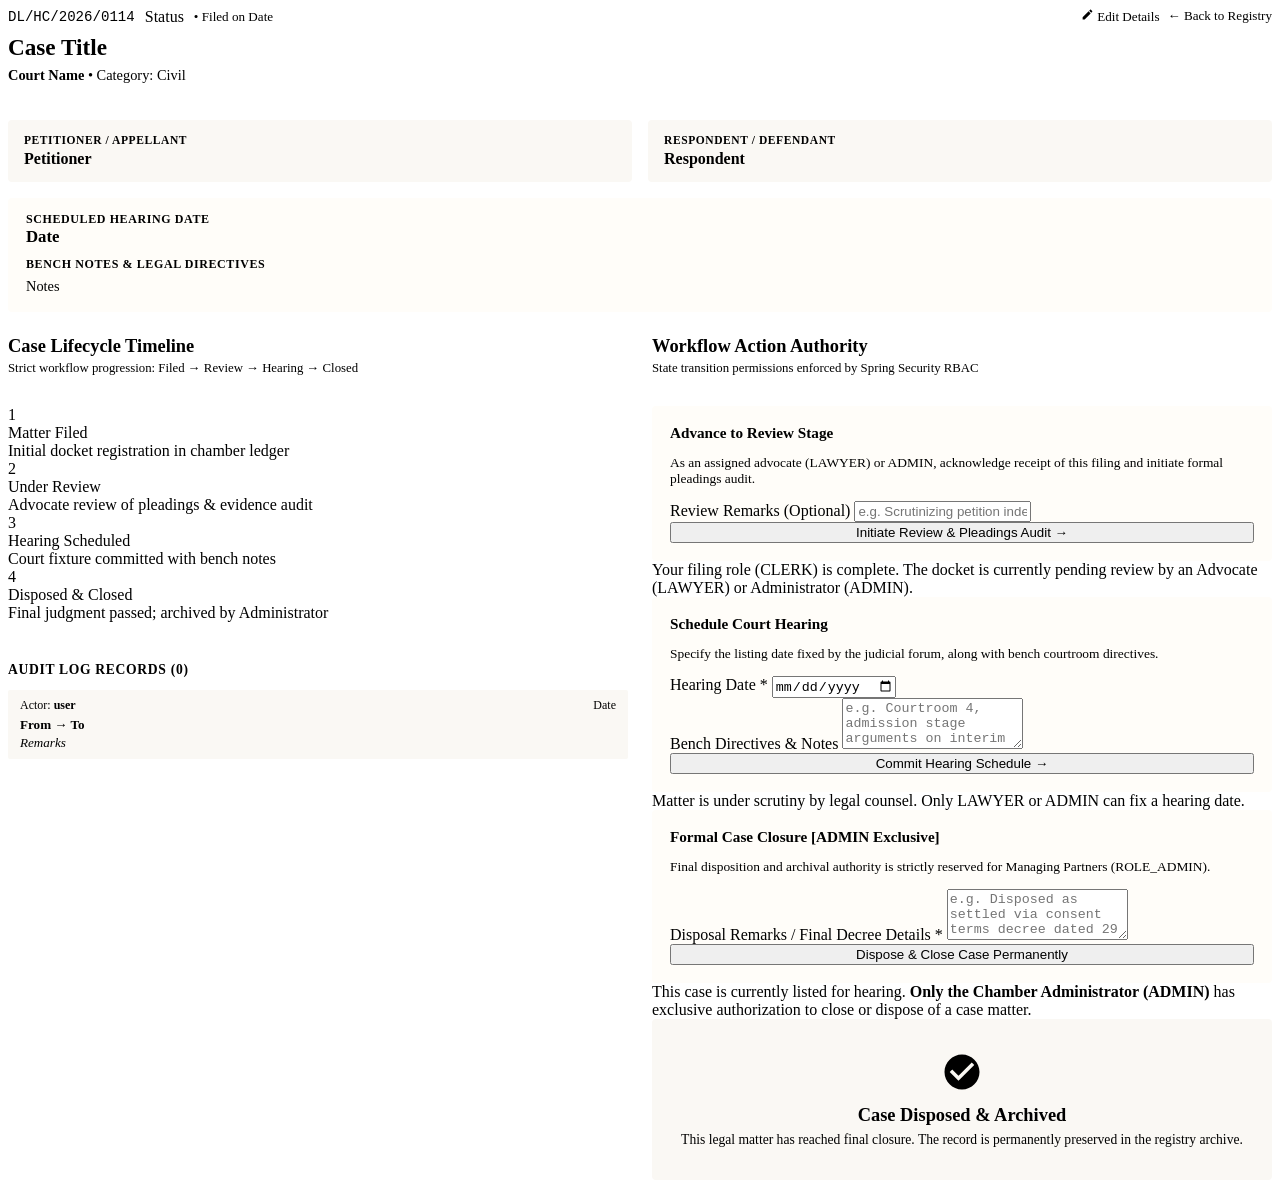
<file: src/main/resources/templates/detail.html>
<!DOCTYPE html>
<html xmlns:th="http://www.thymeleaf.org" xmlns:sec="http://www.thymeleaf.org/extras/spring-security" lang="en">
<head th:replace="~{fragments/layout :: head(${caseItem.caseNumber} + ' Detail')}"></head>
<body>

<div class="app-layout">
    <!-- Left Sidebar -->
    <div th:replace="~{fragments/layout :: sidebar(${activeNav})}"></div>

    <!-- Main Content -->
    <main class="main-content">
        <header th:replace="~{fragments/layout :: header('Case Dossier', 'Official Judicial Record & Proceedings Timeline')}"></header>

        <!-- Flash Alerts -->
        <div th:replace="~{fragments/layout :: alerts}"></div>

        <!-- Case Header Card -->
        <div class="card" style="margin-bottom: 24px;">
            <div style="display: flex; justify-content: space-between; align-items: flex-start; flex-wrap: wrap; gap: 16px;">
                <div>
                    <div style="display: flex; align-items: center; gap: 10px; margin-bottom: 8px;">
                        <span class="status-pill status-review" style="font-family: monospace; font-size: 0.88rem;" th:text="${caseItem.caseNumber}">DL/HC/2026/0114</span>
                        <span class="status-pill" th:classappend="${caseItem.status.badgeClass}" th:text="${caseItem.status.displayName}">Status</span>
                        <span style="font-size: 0.82rem; color: var(--text-muted);">&bull; Filed on <span th:text="${#temporals.format(caseItem.filedDate, 'dd MMMM yyyy')}">Date</span></span>
                    </div>
                    <h2 class="serif-heading" style="font-size: 1.45rem; margin: 0 0 6px 0;" th:text="${caseItem.title}">Case Title</h2>
                    <div style="font-size: 0.9rem; color: var(--text-muted);">
                        <strong style="color: var(--ink-navy);" th:text="${caseItem.courtName}">Court Name</strong>
                        &bull; Category: <span th:text="${caseItem.caseType.displayName}">Civil</span>
                    </div>
                </div>
                <div style="display: flex; gap: 8px;">
                    <a th:if="${(isLawyer or isAdmin) and caseItem.status.name() != 'CLOSED'}"
                       th:href="@{/cases/{id}/edit(id=${caseItem.id})}"
                       class="btn btn-outline" style="font-size: 0.82rem;">
                        <svg style="width: 13px; height: 13px; fill: currentColor;" viewBox="0 0 24 24">
                            <path d="M3 17.25V21H6.75L17.81 9.94L14.06 6.19L3 17.25ZM20.71 7.04C21.1 6.65 21.1 6.02 20.71 5.63L18.37 3.29C17.98 2.9 17.35 2.9 16.96 3.29L15.13 5.12L18.88 8.87L20.71 7.04Z"/>
                        </svg>
                        Edit Details
                    </a>
                    <a th:href="@{/cases}" class="btn btn-outline" style="font-size: 0.82rem;">
                        &larr; Back to Registry
                    </a>
                </div>
            </div>

            <!-- Parties Grid -->
            <div style="display: grid; grid-template-columns: repeat(auto-fit, minmax(280px, 1fr)); gap: 16px; margin-top: 20px; padding-top: 16px; border-top: 1px solid var(--border-color);">
                <div style="background-color: #FAF8F4; padding: 14px 16px; border: 1px solid var(--border-color); border-radius: 4px;">
                    <div style="font-size: 0.72rem; text-transform: uppercase; letter-spacing: 0.05em; color: var(--brass-gold); font-weight: 700;">Petitioner / Appellant</div>
                    <div style="font-size: 1rem; font-weight: 600; color: var(--ink-navy); margin-top: 4px;" th:text="${caseItem.petitionerName}">Petitioner</div>
                </div>
                <div style="background-color: #FAF8F4; padding: 14px 16px; border: 1px solid var(--border-color); border-radius: 4px;">
                    <div style="font-size: 0.72rem; text-transform: uppercase; letter-spacing: 0.05em; color: var(--oxblood-red); font-weight: 700;">Respondent / Defendant</div>
                    <div style="font-size: 1rem; font-weight: 600; color: var(--ink-navy); margin-top: 4px;" th:text="${caseItem.respondentName}">Respondent</div>
                </div>
            </div>

            <!-- Hearing & Bench Notes (if available) -->
            <div th:if="${caseItem.hearingDate != null or (caseItem.hearingNotes != null and !caseItem.hearingNotes.isEmpty())}"
                 style="margin-top: 16px; background-color: #FFFDF9; border: 1px solid var(--brass-gold); padding: 14px 18px; border-radius: 4px;">
                <div style="display: flex; gap: 24px; flex-wrap: wrap;">
                    <div th:if="${caseItem.hearingDate != null}">
                        <div style="font-size: 0.75rem; text-transform: uppercase; letter-spacing: 0.05em; color: var(--brass-gold); font-weight: 700;">Scheduled Hearing Date</div>
                        <div style="font-size: 1.05rem; font-weight: 600; color: var(--ink-navy);" th:text="${#temporals.format(caseItem.hearingDate, 'EEEE, dd MMMM yyyy')}">Date</div>
                    </div>
                </div>
                <div th:if="${caseItem.hearingNotes != null and !caseItem.hearingNotes.isEmpty()}" style="margin-top: 10px;">
                    <div style="font-size: 0.75rem; text-transform: uppercase; letter-spacing: 0.05em; color: var(--text-muted); font-weight: 700;">Bench Notes &amp; Legal Directives</div>
                    <p style="margin: 4px 0 0 0; font-size: 0.9rem; line-height: 1.5; color: var(--ink-navy);" th:text="${caseItem.hearingNotes}">Notes</p>
                </div>
            </div>
        </div>

        <div style="display: grid; grid-template-columns: repeat(auto-fit, minmax(320px, 1fr)); gap: 24px;">
            <!-- 4-Step Case Lifecycle Timeline -->
            <div class="card">
                <div class="card-header" style="border-bottom: 1px solid var(--border-color); padding-bottom: 12px; margin-bottom: 18px;">
                    <h3 class="serif-heading" style="font-size: 1.15rem; margin: 0;">Case Lifecycle Timeline</h3>
                    <p style="font-size: 0.8rem; color: var(--text-muted); margin: 4px 0 0 0;">Strict workflow progression: Filed &rarr; Review &rarr; Hearing &rarr; Closed</p>
                </div>

                <div class="workflow-stepper">
                    <!-- Step 1: FILED -->
                    <div class="workflow-step"
                         th:classappend="${caseItem.status.name() == 'FILED' ? 'step-current' : 'step-completed'}">
                        <div class="step-marker">1</div>
                        <div class="step-details">
                            <div class="step-title">Matter Filed</div>
                            <div class="step-meta">Initial docket registration in chamber ledger</div>
                        </div>
                    </div>

                    <!-- Step 2: UNDER_REVIEW -->
                    <div class="workflow-step"
                         th:classappend="${caseItem.status.name() == 'FILED' ? 'step-pending' : (caseItem.status.name() == 'UNDER_REVIEW' ? 'step-current' : 'step-completed')}">
                        <div class="step-marker">2</div>
                        <div class="step-details">
                            <div class="step-title">Under Review</div>
                            <div class="step-meta">Advocate review of pleadings &amp; evidence audit</div>
                        </div>
                    </div>

                    <!-- Step 3: HEARING_SCHEDULED -->
                    <div class="workflow-step"
                         th:classappend="${(caseItem.status.name() == 'FILED' or caseItem.status.name() == 'UNDER_REVIEW') ? 'step-pending' : (caseItem.status.name() == 'HEARING_SCHEDULED' ? 'step-current' : 'step-completed')}">
                        <div class="step-marker">3</div>
                        <div class="step-details">
                            <div class="step-title">Hearing Scheduled</div>
                            <div class="step-meta">Court fixture committed with bench notes</div>
                        </div>
                    </div>

                    <!-- Step 4: CLOSED -->
                    <div class="workflow-step"
                         th:classappend="${caseItem.status.name() == 'CLOSED' ? 'step-completed step-current' : 'step-pending'}">
                        <div class="step-marker">4</div>
                        <div class="step-details">
                            <div class="step-title">Disposed &amp; Closed</div>
                            <div class="step-meta">Final judgment passed; archived by Administrator</div>
                        </div>
                    </div>
                </div>

                <!-- Audit Log Entries -->
                <div style="margin-top: 24px; padding-top: 16px; border-top: 1px solid var(--border-color);">
                    <div style="font-size: 0.85rem; font-weight: 700; text-transform: uppercase; letter-spacing: 0.05em; color: var(--ink-navy); margin-bottom: 12px;">
                        Audit Log Records (<span th:text="${histories.size()}">0</span>)
                    </div>
                    <div style="display: grid; gap: 10px;">
                        <div th:each="h : ${histories}" style="font-size: 0.82rem; padding: 8px 12px; background: #FAF8F4; border-left: 3px solid var(--brass-gold); border-radius: 2px;">
                            <div style="display: flex; justify-content: space-between; color: var(--text-muted); font-size: 0.75rem;">
                                <span>Actor: <strong style="color: var(--ink-navy);" th:text="${h.changedBy}">user</strong></span>
                                <span th:text="${#temporals.format(h.changedAt, 'dd MMM yyyy HH:mm')}">Date</span>
                            </div>
                            <div style="margin-top: 4px; font-weight: 600; color: var(--ink-navy);">
                                <span th:if="${h.fromStatus != null}" th:text="${h.fromStatus.displayName} + ' &rarr; '">From &rarr; </span>
                                <span th:text="${h.toStatus.displayName}">To</span>
                            </div>
                            <div th:if="${h.remarks != null}" style="color: var(--text-dark); margin-top: 2px; font-style: italic;" th:text="${h.remarks}">Remarks</div>
                        </div>
                    </div>
                </div>
            </div>

            <!-- Role-Based Action Transition Panel -->
            <div class="card">
                <div class="card-header" style="border-bottom: 1px solid var(--border-color); padding-bottom: 12px; margin-bottom: 18px;">
                    <h3 class="serif-heading" style="font-size: 1.15rem; margin: 0;">Workflow Action Authority</h3>
                    <p style="font-size: 0.8rem; color: var(--text-muted); margin: 4px 0 0 0;">State transition permissions enforced by Spring Security RBAC</p>
                </div>

                <!-- State 1: FILED -> Can move to UNDER_REVIEW -->
                <div th:if="${caseItem.status.name() == 'FILED'}">
                    <div th:if="${isLawyer or isAdmin}" style="background-color: #FFFDF9; border: 1px solid var(--border-color); padding: 18px; border-radius: 4px;">
                        <h4 style="font-size: 0.95rem; margin: 0 0 8px 0; color: var(--ink-navy);">Advance to Review Stage</h4>
                        <p style="font-size: 0.84rem; color: var(--text-muted); margin-bottom: 14px;">
                            As an assigned advocate (LAWYER) or ADMIN, acknowledge receipt of this filing and initiate formal pleadings audit.
                        </p>
                        <form th:action="@{/cases/{id}/status(id=${caseItem.id})}" method="post">
                            <input type="hidden" th:name="${_csrf.parameterName}" th:value="${_csrf.token}"/>
                            <input type="hidden" name="targetStatus" value="UNDER_REVIEW"/>
                            <div class="form-group">
                                <label class="form-label">Review Remarks (Optional)</label>
                                <input type="text" name="remarks" class="form-control" placeholder="e.g. Scrutinizing petition index and authority list">
                            </div>
                            <button type="submit" class="btn btn-primary" style="width: 100%; justify-content: center;">
                                Initiate Review &amp; Pleadings Audit &rarr;
                            </button>
                        </form>
                    </div>

                    <div th:if="${isClerk and !isAdmin}" class="alert alert-info" style="margin: 0;">
                        <span>Your filing role (CLERK) is complete. The docket is currently pending review by an Advocate (LAWYER) or Administrator (ADMIN).</span>
                    </div>
                </div>

                <!-- State 2: UNDER_REVIEW -> Can move to HEARING_SCHEDULED -->
                <div th:if="${caseItem.status.name() == 'UNDER_REVIEW'}">
                    <div th:if="${isLawyer or isAdmin}" style="background-color: #FFFDF9; border: 1px solid var(--border-color); padding: 18px; border-radius: 4px;">
                        <h4 style="font-size: 0.95rem; margin: 0 0 8px 0; color: var(--ink-navy);">Schedule Court Hearing</h4>
                        <p style="font-size: 0.84rem; color: var(--text-muted); margin-bottom: 14px;">
                            Specify the listing date fixed by the judicial forum, along with bench courtroom directives.
                        </p>
                        <form th:action="@{/cases/{id}/status(id=${caseItem.id})}" method="post">
                            <input type="hidden" th:name="${_csrf.parameterName}" th:value="${_csrf.token}"/>
                            <input type="hidden" name="targetStatus" value="HEARING_SCHEDULED"/>
                            <div class="form-group">
                                <label class="form-label">Hearing Date *</label>
                                <input type="date" name="hearingDate" class="form-control" required>
                            </div>
                            <div class="form-group">
                                <label class="form-label">Bench Directives &amp; Notes</label>
                                <textarea name="hearingNotes" rows="3" class="form-control" placeholder="e.g. Courtroom 4, admission stage arguments on interim stay application."></textarea>
                            </div>
                            <button type="submit" class="btn btn-primary" style="width: 100%; justify-content: center;">
                                Commit Hearing Schedule &rarr;
                            </button>
                        </form>
                    </div>

                    <div th:if="${isClerk and !isAdmin}" class="alert alert-info" style="margin: 0;">
                        <span>Matter is under scrutiny by legal counsel. Only LAWYER or ADMIN can fix a hearing date.</span>
                    </div>
                </div>

                <!-- State 3: HEARING_SCHEDULED -> Only ADMIN can move to CLOSED -->
                <div th:if="${caseItem.status.name() == 'HEARING_SCHEDULED'}">
                    <div th:if="${isAdmin}" style="background-color: #FFFDF9; border: 1px solid var(--oxblood-red); padding: 18px; border-radius: 4px;">
                        <h4 style="font-size: 0.95rem; margin: 0 0 8px 0; color: var(--oxblood-red);">Formal Case Closure [ADMIN Exclusive]</h4>
                        <p style="font-size: 0.84rem; color: var(--text-muted); margin-bottom: 14px;">
                            Final disposition and archival authority is strictly reserved for Managing Partners (ROLE_ADMIN).
                        </p>
                        <form th:action="@{/cases/{id}/status(id=${caseItem.id})}" method="post">
                            <input type="hidden" th:name="${_csrf.parameterName}" th:value="${_csrf.token}"/>
                            <input type="hidden" name="targetStatus" value="CLOSED"/>
                            <div class="form-group">
                                <label class="form-label">Disposal Remarks / Final Decree Details *</label>
                                <textarea name="remarks" rows="3" class="form-control" placeholder="e.g. Disposed as settled via consent terms decree dated 29 Oct 2026." required></textarea>
                            </div>
                            <button type="submit" class="btn btn-danger" style="width: 100%; justify-content: center;">
                                Dispose &amp; Close Case Permanently
                            </button>
                        </form>
                    </div>

                    <div th:if="${!isAdmin}" class="alert alert-warning" style="margin: 0;">
                        <span>This case is currently listed for hearing. <strong>Only the Chamber Administrator (ADMIN)</strong> has exclusive authorization to close or dispose of a case matter.</span>
                    </div>
                </div>

                <!-- State 4: CLOSED -> Concluded -->
                <div th:if="${caseItem.status.name() == 'CLOSED'}" style="text-align: center; padding: 32px 16px; background-color: #FAF8F4; border-radius: 4px;">
                    <svg style="width: 42px; height: 42px; fill: var(--sage-green); margin-bottom: 8px;" viewBox="0 0 24 24">
                        <path d="M12 2C6.48 2 2 6.48 2 12S6.48 22 12 22 22 17.52 22 12 17.52 2 12 2ZM10 17L5 12L6.41 10.59L10 14.17L17.59 6.58L19 8L10 17Z"/>
                    </svg>
                    <h4 class="serif-heading" style="margin: 0; color: var(--ink-navy); font-size: 1.15rem;">Case Disposed &amp; Archived</h4>
                    <p style="font-size: 0.85rem; color: var(--text-muted); margin: 6px 0 0 0;">
                        This legal matter has reached final closure. The record is permanently preserved in the registry archive.
                    </p>
                </div>
            </div>
        </div>
    </main>
</div>

</body>
</html>
</file>
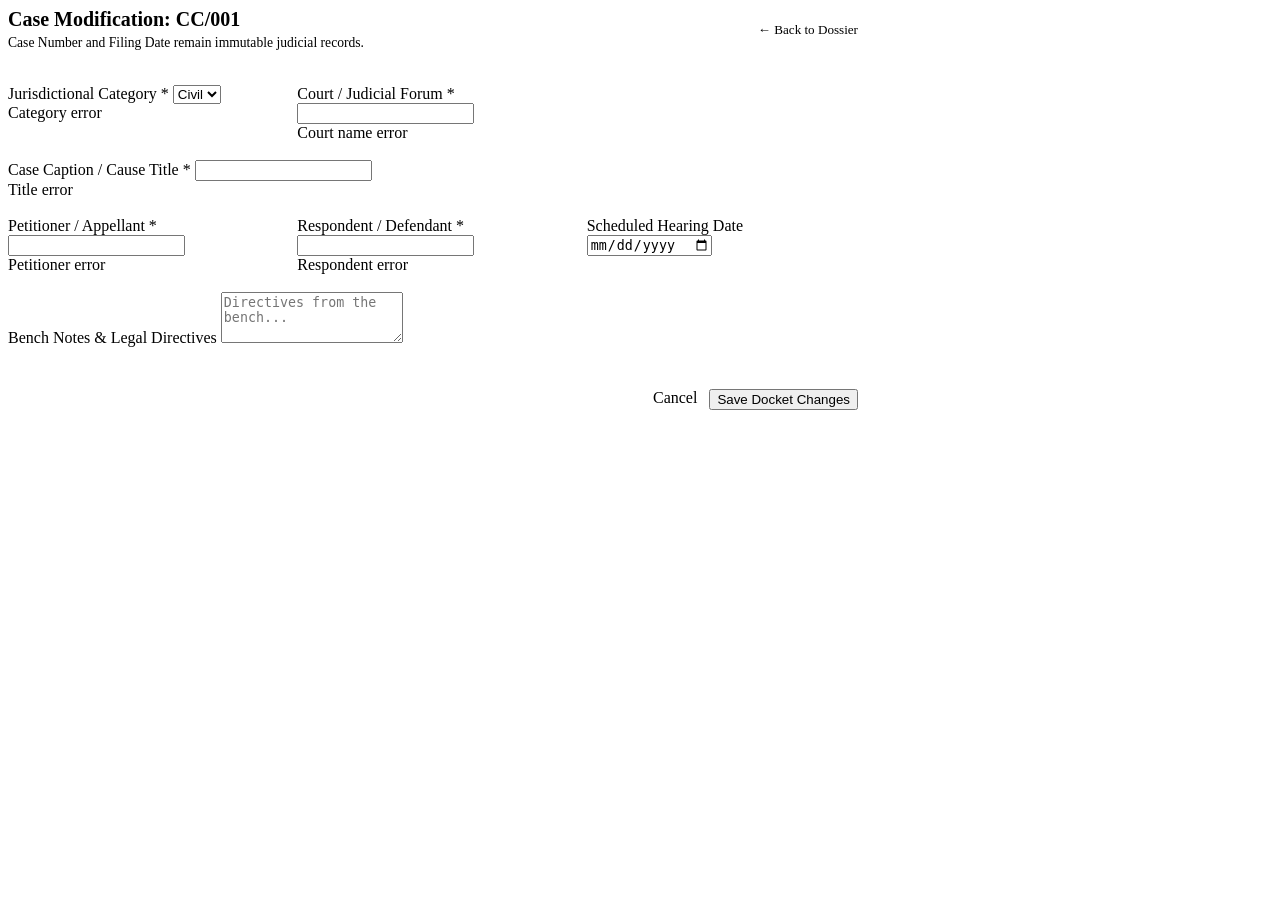
<file: src/main/resources/templates/edit.html>
<!DOCTYPE html>
<html xmlns:th="http://www.thymeleaf.org" xmlns:sec="http://www.thymeleaf.org/extras/spring-security" lang="en">
<head th:replace="~{fragments/layout :: head('Edit ' + ${legalCase.caseNumber})}"></head>
<body>

<div class="app-layout">
    <!-- Left Sidebar -->
    <div th:replace="~{fragments/layout :: sidebar(${activeNav})}"></div>

    <!-- Main Content -->
    <main class="main-content">
        <header th:replace="~{fragments/layout :: header('Edit Case Dossier', 'Amend Case Metadata and Hearing Notes')}"></header>

        <!-- Flash Alerts -->
        <div th:replace="~{fragments/layout :: alerts}"></div>

        <div style="max-width: 850px;">
            <div class="card">
                <div class="card-header" style="border-bottom: 1px solid var(--border-color); padding-bottom: 14px; margin-bottom: 20px;">
                    <div style="display: flex; justify-content: space-between; align-items: center;">
                        <div>
                            <h2 class="serif-heading" style="font-size: 1.25rem; margin: 0;">Case Modification: <span th:text="${legalCase.caseNumber}">CC/001</span></h2>
                            <p style="font-size: 0.85rem; color: var(--text-muted); margin: 4px 0 0 0;">
                                Case Number and Filing Date remain immutable judicial records.
                            </p>
                        </div>
                        <a th:href="@{/cases/{id}(id=${legalCase.id})}" class="btn btn-outline" style="font-size: 0.82rem;">
                            &larr; Back to Dossier
                        </a>
                    </div>
                </div>

                <form th:action="@{/cases/{id}/edit(id=${legalCase.id})}" th:object="${legalCase}" method="post">
                    <!-- CSRF Token -->
                    <input type="hidden" th:name="${_csrf.parameterName}" th:value="${_csrf.token}"/>
                    <input type="hidden" th:field="*{id}"/>
                    <input type="hidden" th:field="*{caseNumber}"/>
                    <input type="hidden" th:field="*{filedDate}"/>

                    <div style="display: grid; grid-template-columns: repeat(auto-fit, minmax(260px, 1fr)); gap: 18px;">
                        <!-- Case Category -->
                        <div class="form-group">
                            <label for="caseType" class="form-label">Jurisdictional Category *</label>
                            <select id="caseType" th:field="*{caseType}" class="form-control" required>
                                <option th:each="type : ${caseTypes}" th:value="${type}" th:text="${type.displayName}">Civil</option>
                            </select>
                            <div th:if="${#fields.hasErrors('caseType')}" class="form-error" th:errors="*{caseType}">Category error</div>
                        </div>

                        <!-- Court Name -->
                        <div class="form-group">
                            <label for="courtName" class="form-label">Court / Judicial Forum *</label>
                            <input type="text" id="courtName" th:field="*{courtName}" class="form-control" required>
                            <div th:if="${#fields.hasErrors('courtName')}" class="form-error" th:errors="*{courtName}">Court name error</div>
                        </div>

                        <!-- Title -->
                        <div class="form-group" style="grid-column: 1 / -1;">
                            <label for="title" class="form-label">Case Caption / Cause Title *</label>
                            <input type="text" id="title" th:field="*{title}" class="form-control" required>
                            <div th:if="${#fields.hasErrors('title')}" class="form-error" th:errors="*{title}">Title error</div>
                        </div>

                        <!-- Petitioner -->
                        <div class="form-group">
                            <label for="petitionerName" class="form-label">Petitioner / Appellant *</label>
                            <input type="text" id="petitionerName" th:field="*{petitionerName}" class="form-control" required>
                            <div th:if="${#fields.hasErrors('petitionerName')}" class="form-error" th:errors="*{petitionerName}">Petitioner error</div>
                        </div>

                        <!-- Respondent -->
                        <div class="form-group">
                            <label for="respondentName" class="form-label">Respondent / Defendant *</label>
                            <input type="text" id="respondentName" th:field="*{respondentName}" class="form-control" required>
                            <div th:if="${#fields.hasErrors('respondentName')}" class="form-error" th:errors="*{respondentName}">Respondent error</div>
                        </div>

                        <!-- Hearing Date -->
                        <div class="form-group">
                            <label for="hearingDate" class="form-label">Scheduled Hearing Date</label>
                            <input type="date" id="hearingDate" th:field="*{hearingDate}" class="form-control">
                        </div>

                        <!-- Hearing Notes -->
                        <div class="form-group" style="grid-column: 1 / -1;">
                            <label for="hearingNotes" class="form-label">Bench Notes &amp; Legal Directives</label>
                            <textarea id="hearingNotes" th:field="*{hearingNotes}" rows="3" class="form-control" placeholder="Directives from the bench..."></textarea>
                        </div>
                    </div>

                    <div style="margin-top: 24px; padding-top: 18px; border-top: 1px solid var(--border-color); display: flex; justify-content: flex-end; gap: 12px;">
                        <a th:href="@{/cases/{id}(id=${legalCase.id})}" class="btn btn-outline">Cancel</a>
                        <button type="submit" class="btn btn-primary">
                            Save Docket Changes
                        </button>
                    </div>
                </form>
            </div>
        </div>
    </main>
</div>

</body>
</html>
</file>
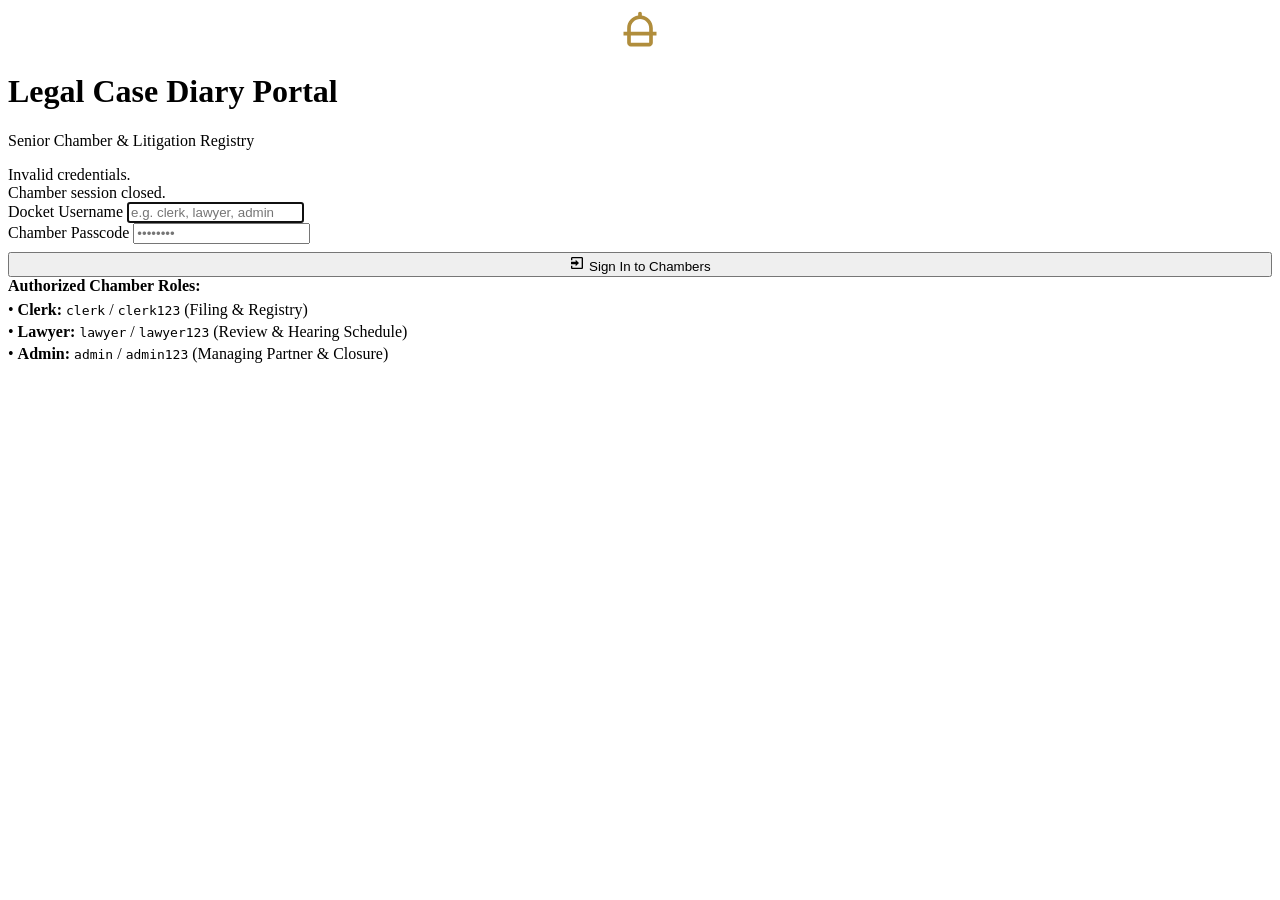
<file: src/main/resources/templates/login.html>
<!DOCTYPE html>
<html xmlns:th="http://www.thymeleaf.org" lang="en">
<head>
    <meta charset="UTF-8">
    <meta name="viewport" content="width=device-width, initial-scale=1.0">
    <title>Chamber Access &bull; Legal Case Diary Portal</title>
    <link rel="stylesheet" th:href="@{/css/styles.css}">
</head>
<body class="login-body">

<div class="login-card">
    <div class="login-brand-header">
        <!-- Inline Scales of Justice SVG Emblem -->
        <svg class="brand-svg-icon" style="width: 44px; height: 44px; margin: 0 auto; display: block;" viewBox="0 0 24 24" fill="#B08D3C">
            <path d="M12 2C11.45 2 11 2.45 11 3V4.08C7.59 4.56 5 7.47 5 11V13H3V15H5V19C5 20.1 5.9 21 7 21H17C18.1 21 19 20.1 19 19V15H21V13H19V11C19 7.47 16.41 4.56 13 4.08V3C13 2.45 12.55 2 12 2ZM7 11C7 8.24 9.24 6 12 6C14.76 6 17 8.24 17 11V13H7V11ZM7 15H17V19H7V15Z"/>
        </svg>
        <h1 class="serif-heading">Legal Case Diary Portal</h1>
        <p>Senior Chamber &amp; Litigation Registry</p>
    </div>

    <!-- Error Alert -->
    <div th:if="${errorMessage}" class="alert alert-danger" role="alert">
        <span th:text="${errorMessage}">Invalid credentials.</span>
    </div>

    <!-- Logout Alert -->
    <div th:if="${logoutMessage}" class="alert alert-success" role="alert">
        <span th:text="${logoutMessage}">Chamber session closed.</span>
    </div>

    <!-- Login Form -->
    <form th:action="@{/login}" method="post">
        <!-- CSRF Token -->
        <input type="hidden" th:name="${_csrf.parameterName}" th:value="${_csrf.token}"/>

        <div class="form-group">
            <label for="username" class="form-label">Docket Username</label>
            <input type="text" id="username" name="username" class="form-control" placeholder="e.g. clerk, lawyer, admin" required autofocus autocomplete="username">
        </div>

        <div class="form-group">
            <label for="password" class="form-label">Chamber Passcode</label>
            <input type="password" id="password" name="password" class="form-control" placeholder="&bull;&bull;&bull;&bull;&bull;&bull;&bull;&bull;" required autocomplete="current-password">
        </div>

        <button type="submit" class="btn btn-primary" style="width: 100%; justify-content: center; margin-top: 8px;">
            <svg style="width: 16px; height: 16px; fill: currentColor;" viewBox="0 0 24 24">
                <path d="M10 17V14H3V10H10V7L15 12L10 17ZM19 3H5C3.9 3 3 3.9 3 5V8H5V5H19V19H5V16H3V19C3 20.1 3.9 21 5 21H19C20.1 21 21 20.1 21 19V5C21 3.9 20.1 3 19 3Z"/>
            </svg>
            Sign In to Chambers
        </button>
    </form>

    <!-- Role Authentication Matrix Reference -->
    <div class="login-credentials-hint">
        <strong>Authorized Chamber Roles:</strong>
        <div style="margin-top: 6px; display: grid; gap: 4px;">
            <div>&bull; <strong>Clerk:</strong> <code>clerk</code> / <code>clerk123</code> (Filing &amp; Registry)</div>
            <div>&bull; <strong>Lawyer:</strong> <code>lawyer</code> / <code>lawyer123</code> (Review &amp; Hearing Schedule)</div>
            <div>&bull; <strong>Admin:</strong> <code>admin</code> / <code>admin123</code> (Managing Partner &amp; Closure)</div>
        </div>
    </div>
</div>

</body>
</html>
</file>
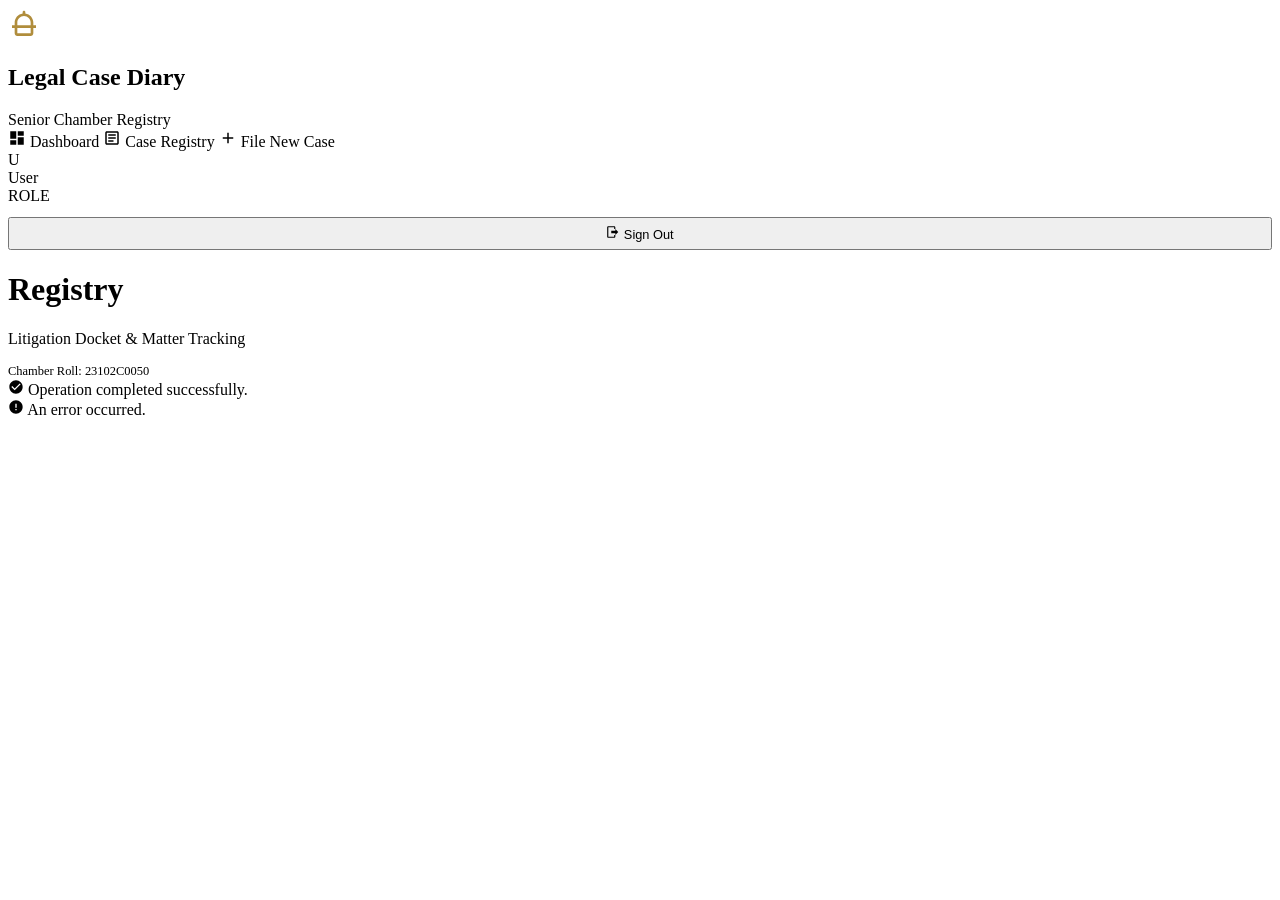
<file: src/main/resources/templates/fragments/layout.html>
<!DOCTYPE html>
<html xmlns:th="http://www.thymeleaf.org" xmlns:sec="http://www.thymeleaf.org/extras/spring-security" lang="en">
<head th:fragment="head(title)">
    <meta charset="UTF-8">
    <meta name="viewport" content="width=device-width, initial-scale=1.0">
    <title th:text="${title} + ' &bull; Legal Case Diary Portal'">Legal Case Diary Portal</title>
    <link rel="stylesheet" th:href="@{/css/styles.css}">
</head>
<body>

<div th:fragment="sidebar(activeNav)" class="sidebar">
    <div class="sidebar-brand">
        <svg class="brand-svg-icon" style="width: 32px; height: 32px;" viewBox="0 0 24 24" fill="#B08D3C">
            <path d="M12 2C11.45 2 11 2.45 11 3V4.08C7.59 4.56 5 7.47 5 11V13H3V15H5V19C5 20.1 5.9 21 7 21H17C18.1 21 19 20.1 19 19V15H21V13H19V11C19 7.47 16.41 4.56 13 4.08V3C13 2.45 12.55 2 12 2ZM7 11C7 8.24 9.24 6 12 6C14.76 6 17 8.24 17 11V13H7V11ZM7 15H17V19H7V15Z"/>
        </svg>
        <div>
            <h2>Legal Case Diary</h2>
            <span>Senior Chamber Registry</span>
        </div>
    </div>

    <nav class="sidebar-nav">
        <a th:href="@{/dashboard}" th:classappend="${activeNav == 'dashboard'} ? 'active' : ''">
            <svg style="width: 18px; height: 18px; fill: currentColor;" viewBox="0 0 24 24">
                <path d="M3 13H11V3H3V13ZM3 21H11V15H3V21ZM13 21H21V11H13V21ZM13 3V9H21V3H13Z"/>
            </svg>
            Dashboard
        </a>
        <a th:href="@{/cases}" th:classappend="${activeNav == 'cases'} ? 'active' : ''">
            <svg style="width: 18px; height: 18px; fill: currentColor;" viewBox="0 0 24 24">
                <path d="M19 3H5C3.9 3 3 3.9 3 5V19C3 20.1 3.9 21 5 21H19C20.1 21 21 20.1 21 19V5C21 3.9 20.1 3 19 3ZM19 19H5V5H19V19ZM7 7H17V9H7V7ZM7 11H17V13H7V11ZM7 15H14V17H7V15Z"/>
            </svg>
            Case Registry
        </a>
        <a sec:authorize="hasAnyRole('CLERK', 'ADMIN')" th:href="@{/cases/new}" th:classappend="${activeNav == 'new-case'} ? 'active' : ''">
            <svg style="width: 18px; height: 18px; fill: currentColor;" viewBox="0 0 24 24">
                <path d="M19 13H13V19H11V13H5V11H11V5H13V11H19V13Z"/>
            </svg>
            File New Case
        </a>
    </nav>

    <div class="sidebar-footer">
        <div class="sidebar-user-info">
            <div class="user-avatar" sec:authentication="name" th:text="${#strings.substring(#authentication.name,0,1).toUpperCase()}">U</div>
            <div style="overflow: hidden;">
                <div class="user-name" sec:authentication="name">User</div>
                <div class="user-role" sec:authentication="authorities">ROLE</div>
            </div>
        </div>
        <form th:action="@{/logout}" method="post" style="margin-top: 12px;">
            <input type="hidden" th:name="${_csrf.parameterName}" th:value="${_csrf.token}"/>
            <button type="submit" class="btn btn-outline" style="width: 100%; justify-content: center; font-size: 0.8rem; padding: 6px 10px;">
                <svg style="width: 14px; height: 14px; fill: currentColor;" viewBox="0 0 24 24">
                    <path d="M16 17V14H9V10H16V7L21 12L16 17ZM14 2H4C2.9 2 2 2.9 2 4V20C2 21.1 2.9 22 4 22H14C15.1 22 16 21.1 16 20V17H14V20H4V4H14V7H16V4C16 2.9 15.1 2 14 2Z"/>
                </svg>
                Sign Out
            </button>
        </form>
    </div>
</div>

<div th:fragment="header(pageTitle, subtitle)" class="top-header">
    <div class="header-titles">
        <h1 class="serif-heading" th:text="${pageTitle}">Registry</h1>
        <p th:if="${subtitle}" th:text="${subtitle}">Litigation Docket &amp; Matter Tracking</p>
    </div>
    <div class="header-meta">
        <div class="status-pill status-review" style="font-size: 0.78rem;">
            Chamber Roll: 23102C0050
        </div>
    </div>
</div>

<div th:fragment="alerts">
    <div th:if="${successMessage}" class="alert alert-success" role="alert">
        <svg style="width: 16px; height: 16px; fill: currentColor; flex-shrink: 0;" viewBox="0 0 24 24">
            <path d="M12 2C6.48 2 2 6.48 2 12S6.48 22 12 22 22 17.52 22 12 17.52 2 12 2ZM10 17L5 12L6.41 10.59L10 14.17L17.59 6.58L19 8L10 17Z"/>
        </svg>
        <span th:text="${successMessage}">Operation completed successfully.</span>
    </div>
    <div th:if="${errorMessage}" class="alert alert-danger" role="alert">
        <svg style="width: 16px; height: 16px; fill: currentColor; flex-shrink: 0;" viewBox="0 0 24 24">
            <path d="M12 2C6.48 2 2 6.48 2 12S6.48 22 12 22 22 17.52 22 12 17.52 2 12 2ZM13 17H11V15H13V17ZM13 13H11V7H13V13Z"/>
        </svg>
        <span th:text="${errorMessage}">An error occurred.</span>
    </div>
</div>

</body>
</html>
</file>
